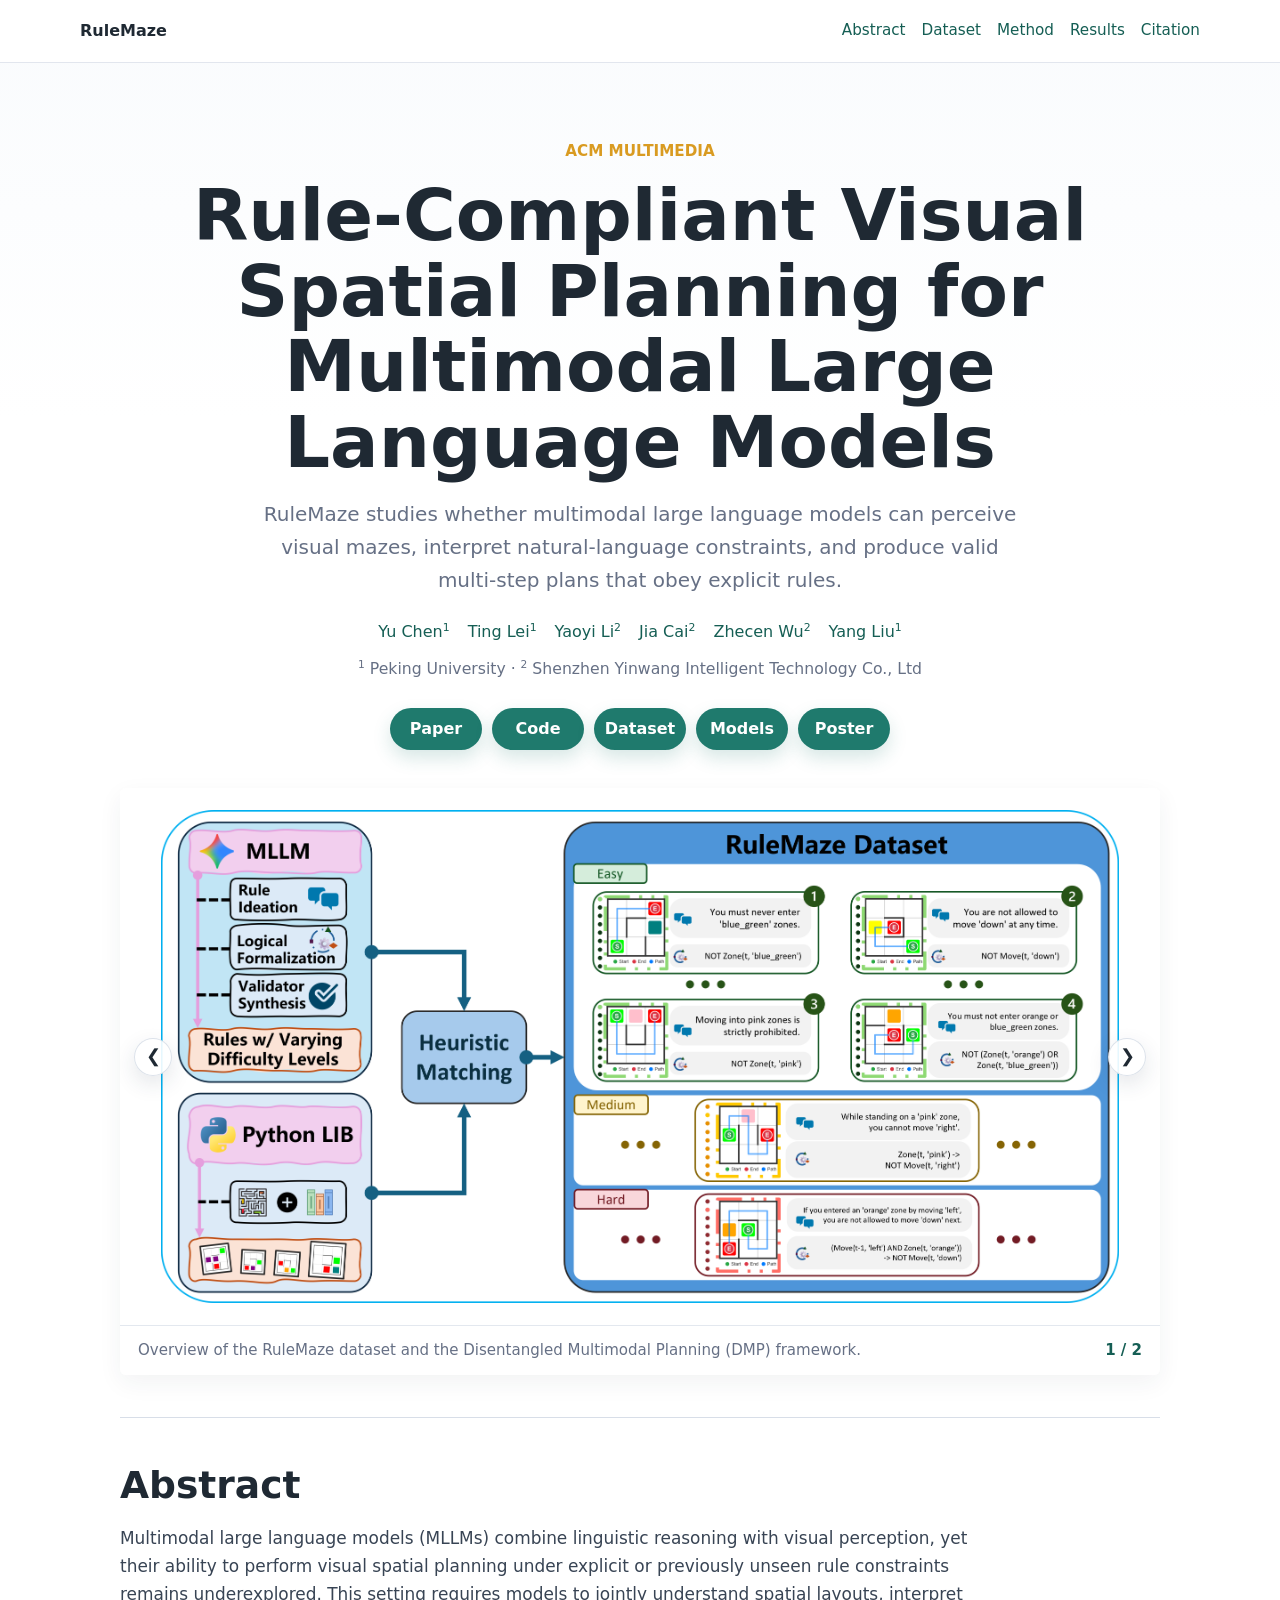
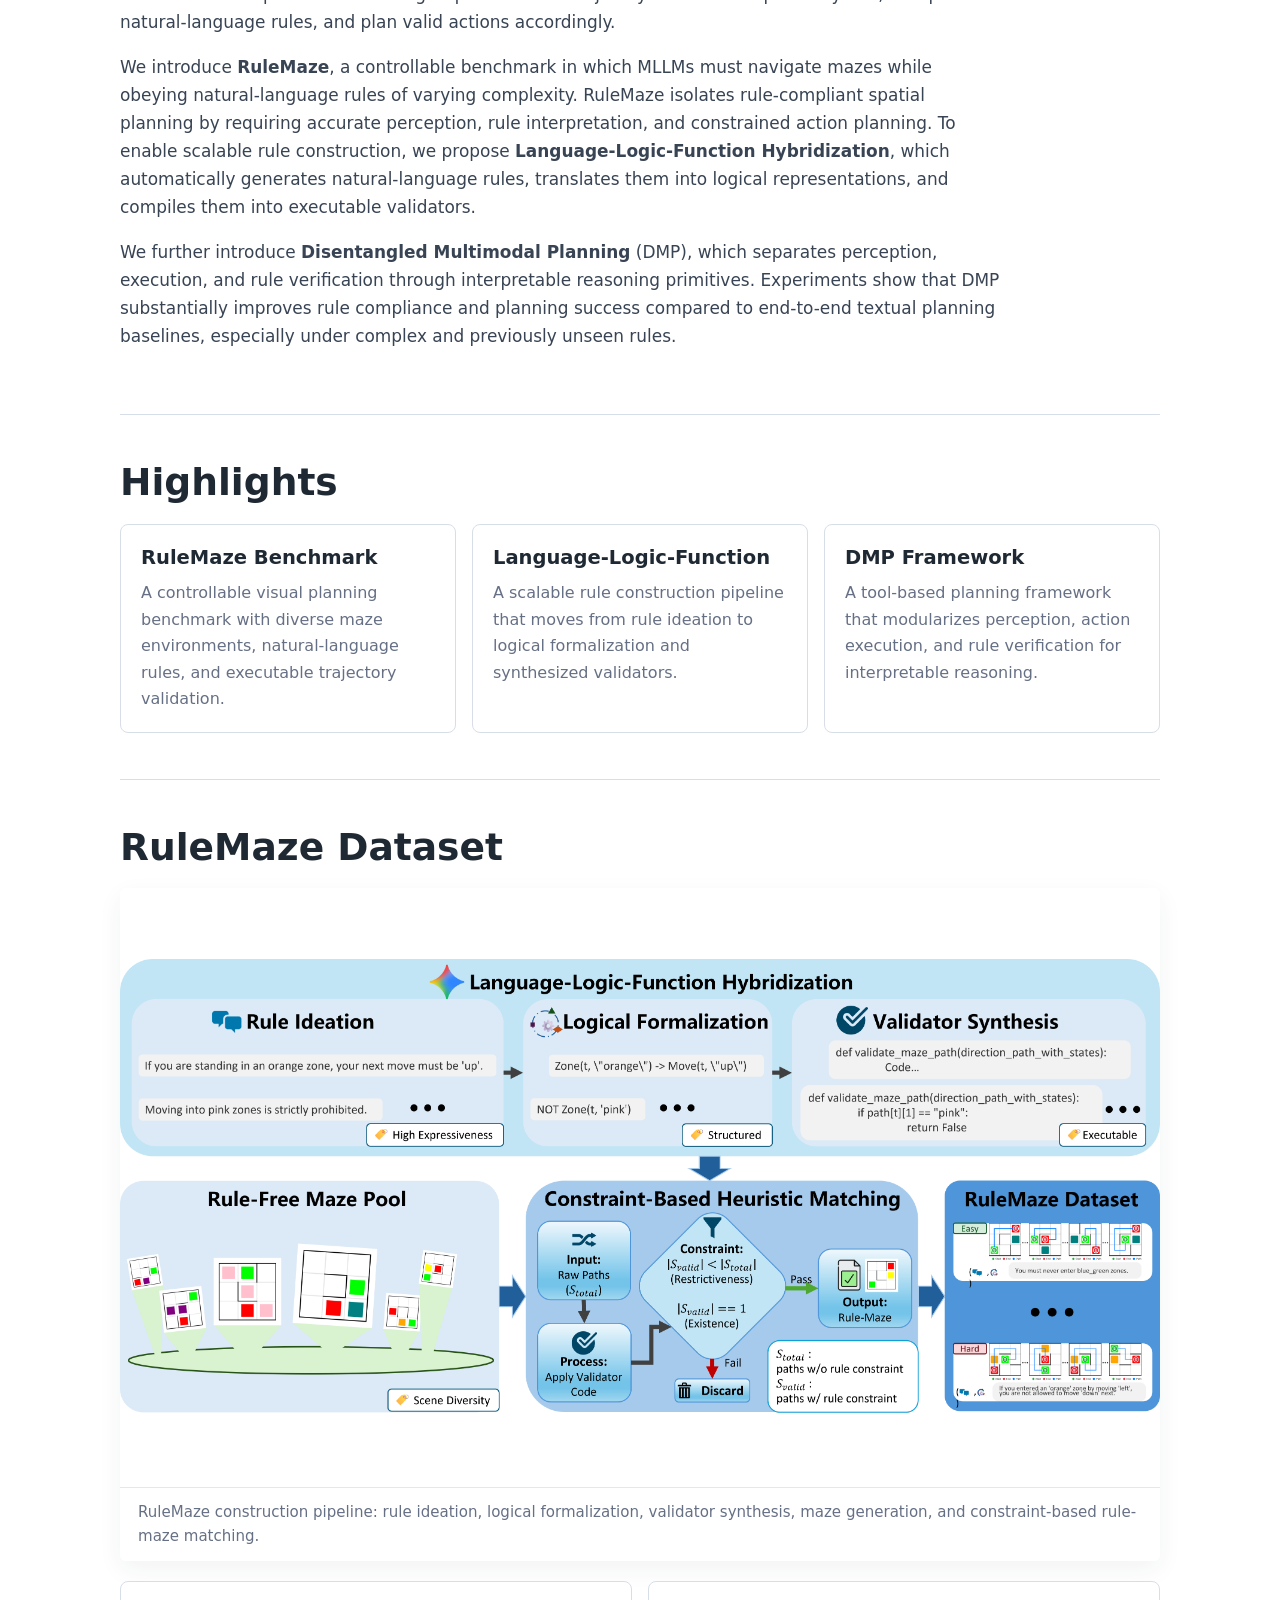
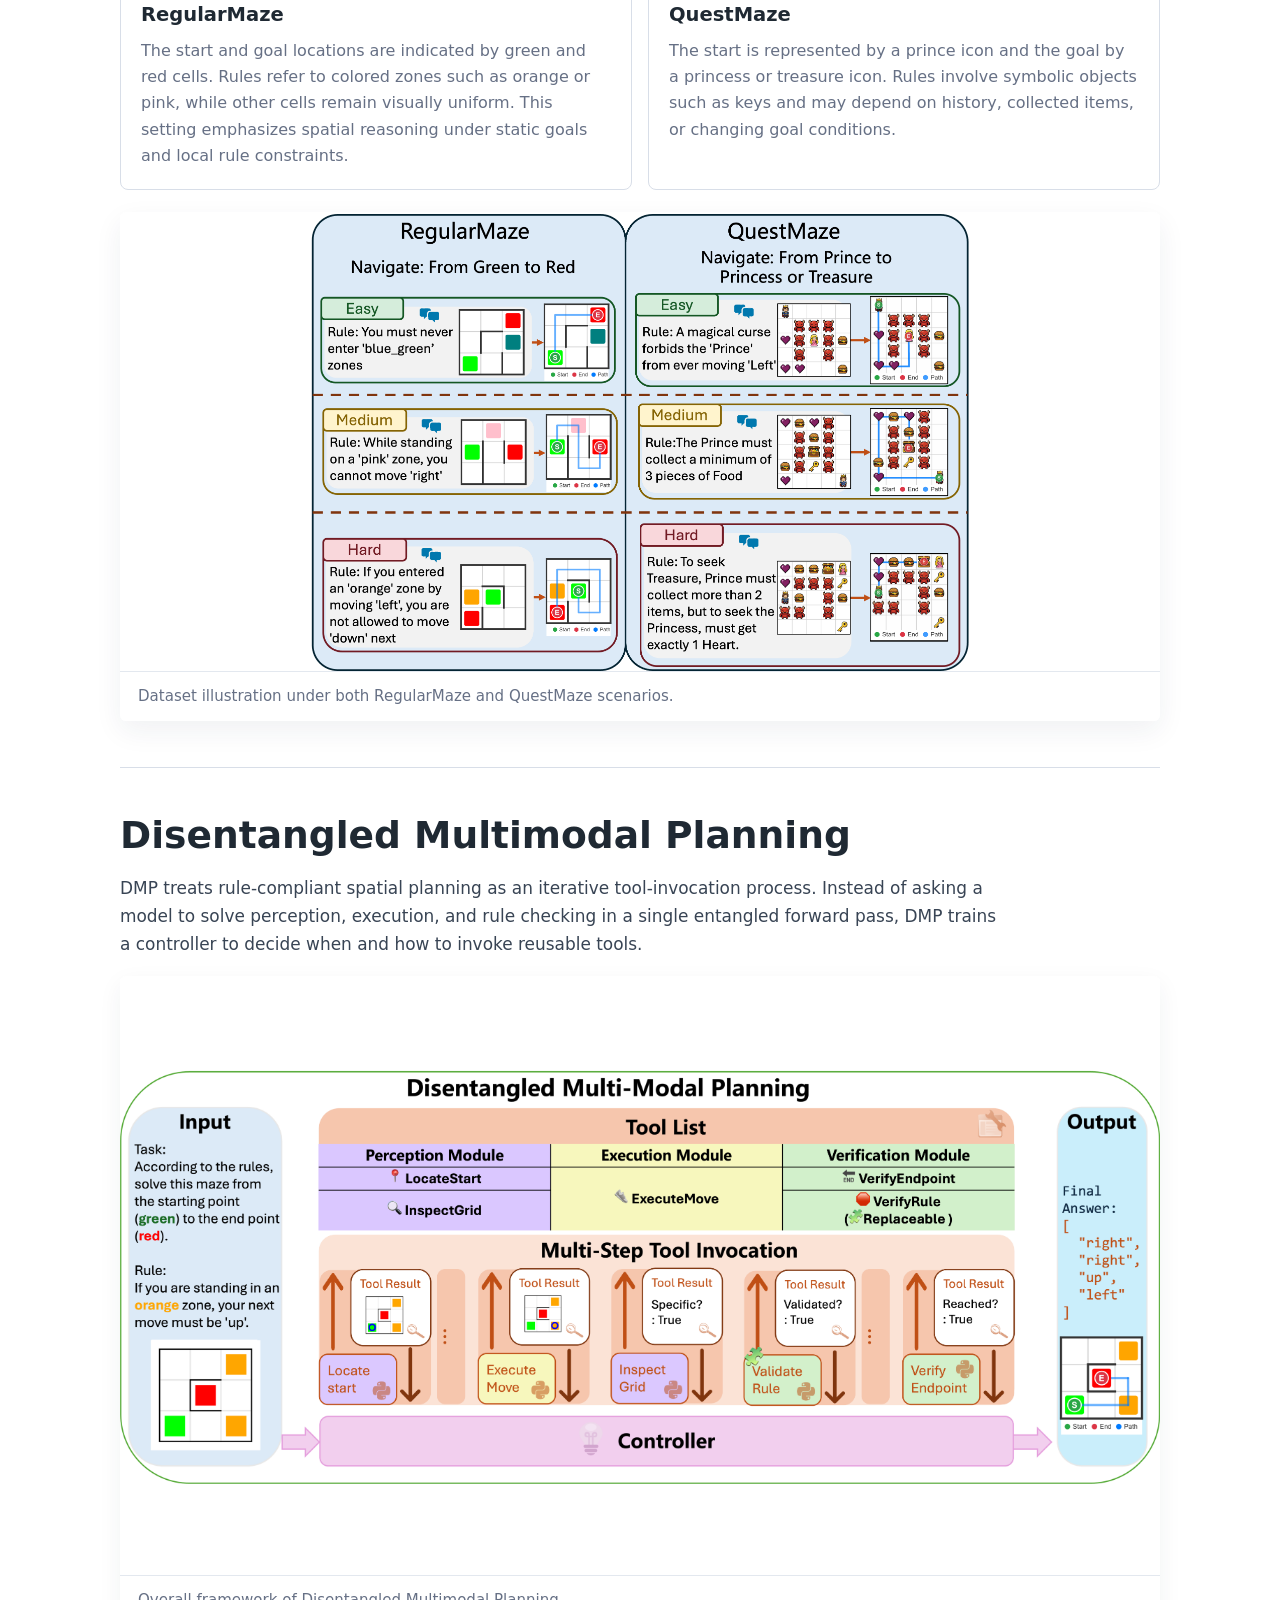
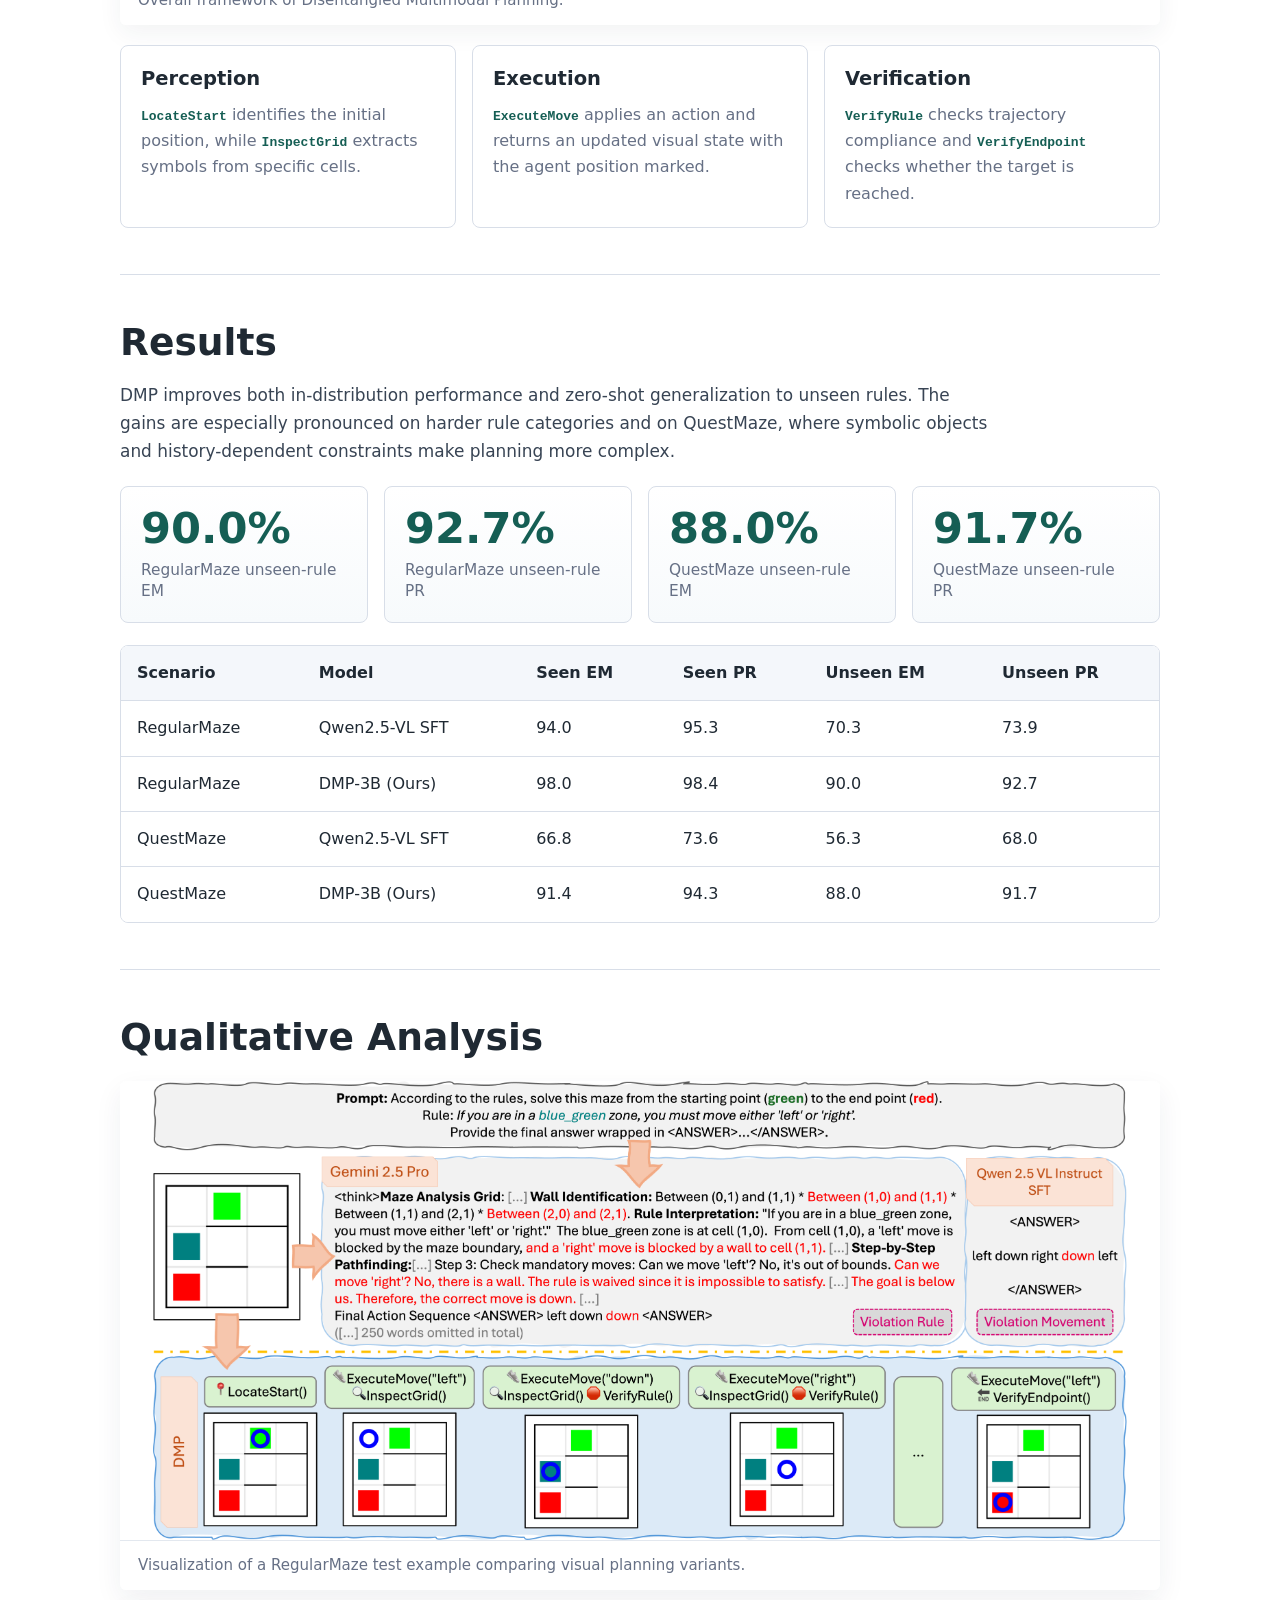
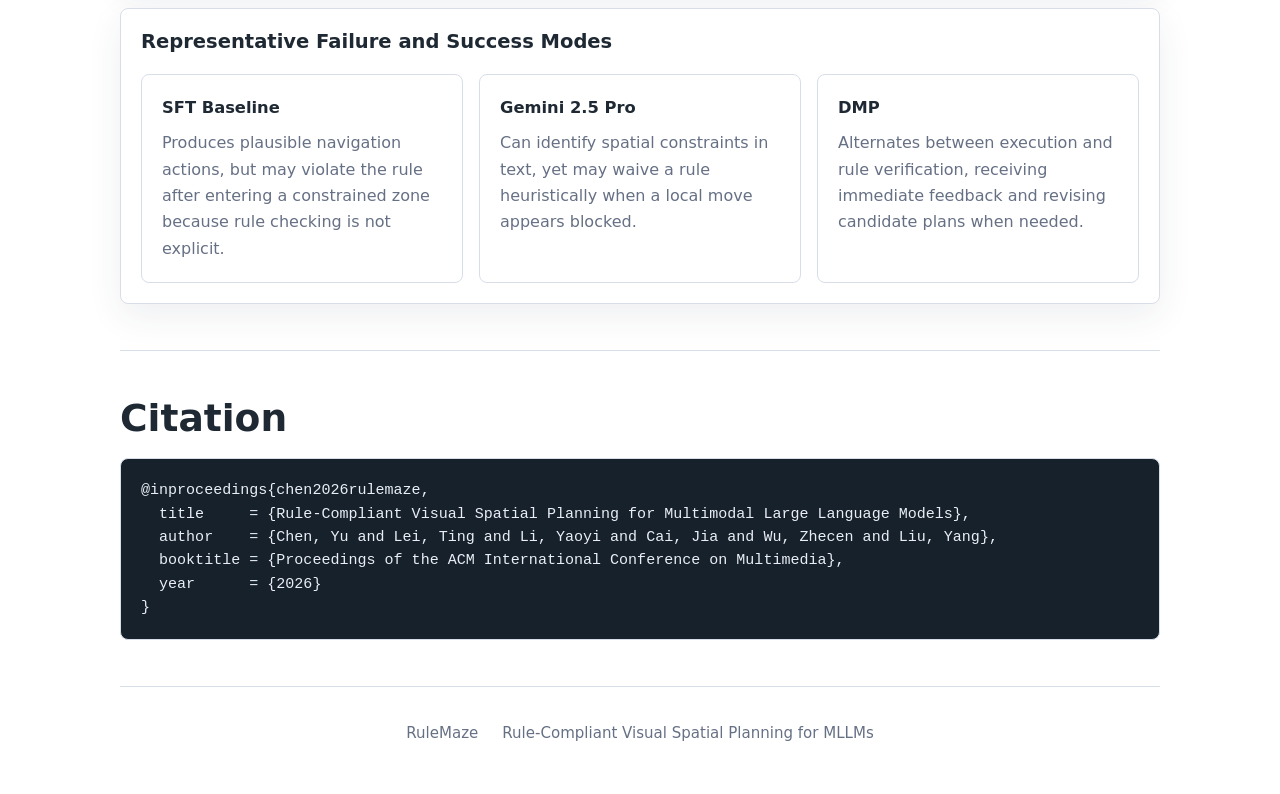
<file: Demo_page/index.html>
<!doctype html>
<html lang="en">
  <head>
    <meta charset="utf-8" />
    <meta name="viewport" content="width=device-width, initial-scale=1" />
    <title>Rule-Compliant Visual Spatial Planning for Multimodal Large Language Models</title>
    <meta
      name="description"
      content="RuleMaze project page for rule-compliant visual spatial planning in multimodal large language models."
    />
    <link rel="stylesheet" href="styles.css" />
  </head>
  <body>
    <header class="site-header">
      <nav class="nav">
        <a class="brand" href="#">RuleMaze</a>
        <div class="nav-links" aria-label="Page sections">
          <a href="#abstract">Abstract</a>
          <a href="#dataset">Dataset</a>
          <a href="#method">Method</a>
          <a href="#results">Results</a>
          <a href="#citation">Citation</a>
        </div>
      </nav>
    </header>

    <main>
      <section class="hero">
        <p class="venue">ACM Multimedia</p>
        <h1>Rule-Compliant Visual Spatial Planning for Multimodal Large Language Models</h1>
        <p class="subtitle">
          RuleMaze studies whether multimodal large language models can perceive
          visual mazes, interpret natural-language constraints, and produce
          valid multi-step plans that obey explicit rules.
        </p>

        <div class="authors" aria-label="Authors">
          <a href="mailto:yu_chen@stu.pku.edu.cn">Yu Chen<sup>1</sup></a>
          <a href="mailto:ting_lei@pku.edu.cn">Ting Lei<sup>1</sup></a>
          <a href="mailto:liyaoyi@yinwang.com">Yaoyi Li<sup>2</sup></a>
          <a href="mailto:caijia@yinwang.com">Jia Cai<sup>2</sup></a>
          <a href="mailto:wuzhecen@yinwang.com">Zhecen Wu<sup>2</sup></a>
          <a href="mailto:yangliu@pku.edu.cn">Yang Liu<sup>1</sup></a>
        </div>

        <p class="affiliations">
          <sup>1</sup> Peking University · <sup>2</sup> Shenzhen Yinwang
          Intelligent Technology Co., Ltd
        </p>

        <div class="link-row" aria-label="Project links">
          <a class="pill" href="#" aria-label="Paper PDF">Paper</a>
          <a class="pill" href="#" aria-label="Code repository">Code</a>
          <a class="pill" href="#" aria-label="Dataset">Dataset</a>
          <a class="pill" href="#" aria-label="Models">Models</a>
          <a class="pill" href="#" aria-label="Poster">Poster</a>
        </div>

        <figure class="hero-figure overview-carousel" data-carousel>
          <div class="overview-stage">
            <button type="button" class="overview-button previous" data-prev aria-label="Previous overview">
              &#10094;
            </button>
            <div class="overview-slides">
              <img
                class="overview-slide slide is-active"
                src="figures/teaser_rulemaze.png"
                alt="RuleMaze dataset construction overview"
              />
              <img
                class="overview-slide slide"
                src="figures/teasure_0402.png"
                alt="Disentangled Multimodal Planning framework overview"
              />
            </div>
            <button type="button" class="overview-button next" data-next aria-label="Next overview">
              &#10095;
            </button>
          </div>
          <figcaption class="overview-caption">
            <span>Overview of the RuleMaze dataset and the Disentangled Multimodal Planning (DMP) framework.</span>
            <span data-counter>1 / 2</span>
          </figcaption>
        </figure>
      </section>

      <section id="abstract" class="content-section">
        <h2>Abstract</h2>
        <p>
          Multimodal large language models (MLLMs) combine linguistic reasoning
          with visual perception, yet their ability to perform visual spatial
          planning under explicit or previously unseen rule constraints remains
          underexplored. This setting requires models to jointly understand
          spatial layouts, interpret natural-language rules, and plan valid
          actions accordingly.
        </p>
        <p>
          We introduce <strong>RuleMaze</strong>, a controllable benchmark in
          which MLLMs must navigate mazes while obeying natural-language rules of
          varying complexity. RuleMaze isolates rule-compliant spatial planning
          by requiring accurate perception, rule interpretation, and constrained
          action planning. To enable scalable rule construction, we propose
          <strong>Language-Logic-Function Hybridization</strong>, which
          automatically generates natural-language rules, translates them into
          logical representations, and compiles them into executable validators.
        </p>
        <p>
          We further introduce <strong>Disentangled Multimodal Planning</strong>
          (DMP), which separates perception, execution, and rule verification
          through interpretable reasoning primitives. Experiments show that DMP
          substantially improves rule compliance and planning success compared to
          end-to-end textual planning baselines, especially under complex and
          previously unseen rules.
        </p>
      </section>

      <section id="highlights" class="content-section">
        <h2>Highlights</h2>
        <div class="contribution-grid">
          <article>
            <h3>RuleMaze Benchmark</h3>
            <p>
              A controllable visual planning benchmark with diverse maze
              environments, natural-language rules, and executable trajectory
              validation.
            </p>
          </article>
          <article>
            <h3>Language-Logic-Function</h3>
            <p>
              A scalable rule construction pipeline that moves from rule
              ideation to logical formalization and synthesized validators.
            </p>
          </article>
          <article>
            <h3>DMP Framework</h3>
            <p>
              A tool-based planning framework that modularizes perception,
              action execution, and rule verification for interpretable
              reasoning.
            </p>
          </article>
        </div>
      </section>

      <section id="dataset" class="content-section">
        <h2>RuleMaze Dataset</h2>
        <figure class="wide-figure">
          <img
            class="paper-image"
            src="figures/rulemaze.png"
            alt="RuleMaze construction pipeline"
          />
          <figcaption>
            RuleMaze construction pipeline: rule ideation, logical
            formalization, validator synthesis, maze generation, and
            constraint-based rule-maze matching.
          </figcaption>
        </figure>

        <div class="split-section">
          <article>
            <h3>RegularMaze</h3>
            <p>
              The start and goal locations are indicated by green and red cells.
              Rules refer to colored zones such as orange or pink, while other
              cells remain visually uniform. This setting emphasizes spatial
              reasoning under static goals and local rule constraints.
            </p>
          </article>
          <article>
            <h3>QuestMaze</h3>
            <p>
              The start is represented by a prince icon and the goal by a
              princess or treasure icon. Rules involve symbolic objects such as
              keys and may depend on history, collected items, or changing goal
              conditions.
            </p>
          </article>
        </div>

        <figure class="wide-figure compact">
          <img
            class="paper-image"
            src="figures/maze_data_vis_v3.png"
            alt="RegularMaze and QuestMaze dataset examples"
          />
          <figcaption>
            Dataset illustration under both RegularMaze and QuestMaze scenarios.
          </figcaption>
        </figure>
      </section>

      <section id="method" class="content-section">
        <h2>Disentangled Multimodal Planning</h2>
        <p>
          DMP treats rule-compliant spatial planning as an iterative
          tool-invocation process. Instead of asking a model to solve perception,
          execution, and rule checking in a single entangled forward pass, DMP
          trains a controller to decide when and how to invoke reusable tools.
        </p>

        <figure class="wide-figure">
          <img
            class="paper-image"
            src="figures/dmp_method.png"
            alt="Disentangled Multimodal Planning method"
          />
          <figcaption>
            Overall framework of Disentangled Multimodal Planning.
          </figcaption>
        </figure>

        <div class="tool-table">
          <article>
            <h3>Perception</h3>
            <p>
              <code>LocateStart</code> identifies the initial position, while
              <code>InspectGrid</code> extracts symbols from specific cells.
            </p>
          </article>
          <article>
            <h3>Execution</h3>
            <p>
              <code>ExecuteMove</code> applies an action and returns an updated
              visual state with the agent position marked.
            </p>
          </article>
          <article>
            <h3>Verification</h3>
            <p>
              <code>VerifyRule</code> checks trajectory compliance and
              <code>VerifyEndpoint</code> checks whether the target is reached.
            </p>
          </article>
        </div>
      </section>

      <section id="results" class="content-section">
        <h2>Results</h2>
        <p>
          DMP improves both in-distribution performance and zero-shot
          generalization to unseen rules. The gains are especially pronounced on
          harder rule categories and on QuestMaze, where symbolic objects and
          history-dependent constraints make planning more complex.
        </p>

        <div class="metrics-grid">
          <article>
            <span class="metric">90.0%</span>
            <span class="metric-label">RegularMaze unseen-rule EM</span>
          </article>
          <article>
            <span class="metric">92.7%</span>
            <span class="metric-label">RegularMaze unseen-rule PR</span>
          </article>
          <article>
            <span class="metric">88.0%</span>
            <span class="metric-label">QuestMaze unseen-rule EM</span>
          </article>
          <article>
            <span class="metric">91.7%</span>
            <span class="metric-label">QuestMaze unseen-rule PR</span>
          </article>
        </div>

        <div class="table-wrap">
          <table>
            <thead>
              <tr>
                <th>Scenario</th>
                <th>Model</th>
                <th>Seen EM</th>
                <th>Seen PR</th>
                <th>Unseen EM</th>
                <th>Unseen PR</th>
              </tr>
            </thead>
            <tbody>
              <tr>
                <td>RegularMaze</td>
                <td>Qwen2.5-VL SFT</td>
                <td>94.0</td>
                <td>95.3</td>
                <td>70.3</td>
                <td>73.9</td>
              </tr>
              <tr>
                <td>RegularMaze</td>
                <td>DMP-3B (Ours)</td>
                <td>98.0</td>
                <td>98.4</td>
                <td>90.0</td>
                <td>92.7</td>
              </tr>
              <tr>
                <td>QuestMaze</td>
                <td>Qwen2.5-VL SFT</td>
                <td>66.8</td>
                <td>73.6</td>
                <td>56.3</td>
                <td>68.0</td>
              </tr>
              <tr>
                <td>QuestMaze</td>
                <td>DMP-3B (Ours)</td>
                <td>91.4</td>
                <td>94.3</td>
                <td>88.0</td>
                <td>91.7</td>
              </tr>
            </tbody>
          </table>
        </div>

      </section>

      <section id="qualitative" class="content-section">
        <h2>Qualitative Analysis</h2>
        <figure class="wide-figure compact">
          <img
            class="paper-image"
            src="figures/result_example.png"
            alt="RegularMaze qualitative planning example"
          />
          <figcaption>
            Visualization of a RegularMaze test example comparing visual
            planning variants.
          </figcaption>
        </figure>
        <div class="comparison">
          <h3>Representative Failure and Success Modes</h3>
          <div class="comparison-grid">
            <article>
              <h4>SFT Baseline</h4>
              <p>
                Produces plausible navigation actions, but may violate the rule
                after entering a constrained zone because rule checking is not
                explicit.
              </p>
            </article>
            <article>
              <h4>Gemini 2.5 Pro</h4>
              <p>
                Can identify spatial constraints in text, yet may waive a rule
                heuristically when a local move appears blocked.
              </p>
            </article>
            <article>
              <h4>DMP</h4>
              <p>
                Alternates between execution and rule verification, receiving
                immediate feedback and revising candidate plans when needed.
              </p>
            </article>
          </div>
        </div>
      </section>

      <section id="citation" class="content-section">
        <h2>Citation</h2>
        <pre><code>@inproceedings{chen2026rulemaze,
  title     = {Rule-Compliant Visual Spatial Planning for Multimodal Large Language Models},
  author    = {Chen, Yu and Lei, Ting and Li, Yaoyi and Cai, Jia and Wu, Zhecen and Liu, Yang},
  booktitle = {Proceedings of the ACM International Conference on Multimedia},
  year      = {2026}
}</code></pre>
      </section>
    </main>

    <footer class="footer">
      <span>RuleMaze</span>
      <span>Rule-Compliant Visual Spatial Planning for MLLMs</span>
    </footer>

    <script src="script.js"></script>
  </body>
</html>
</file>
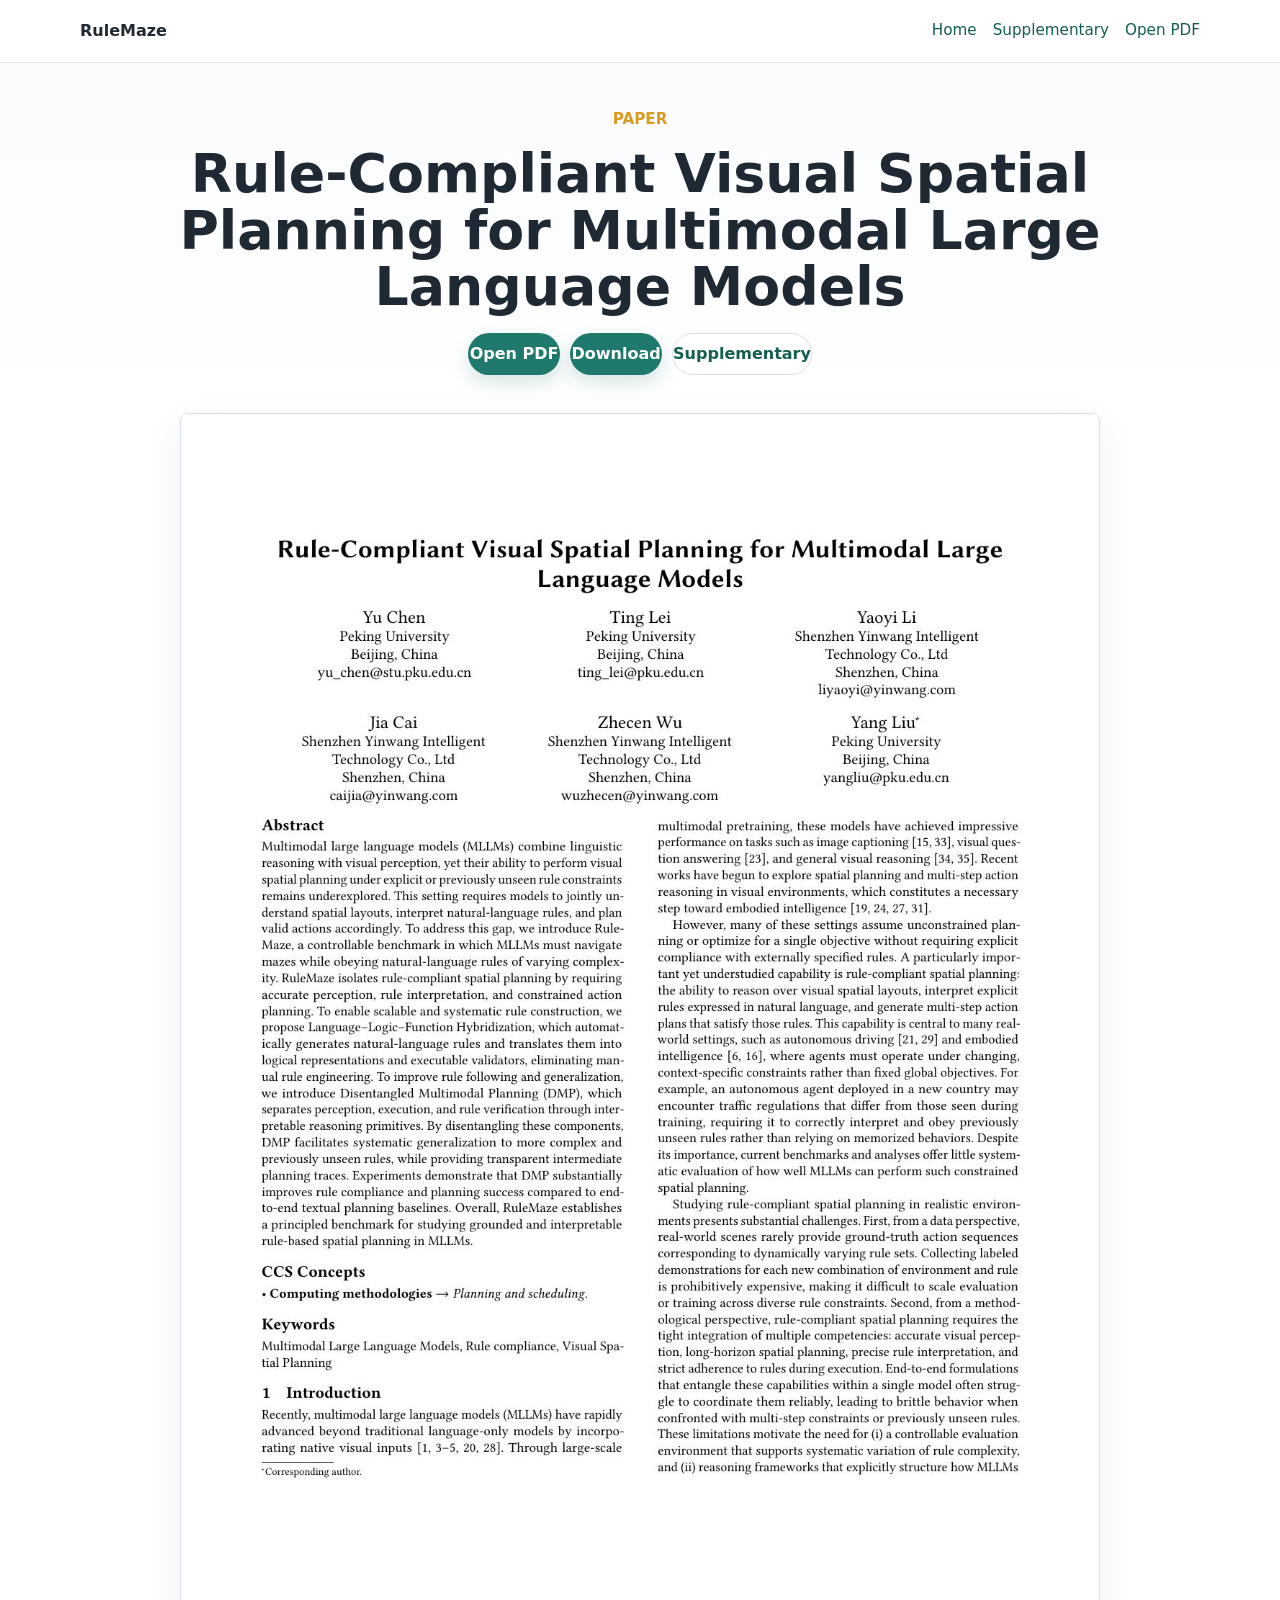
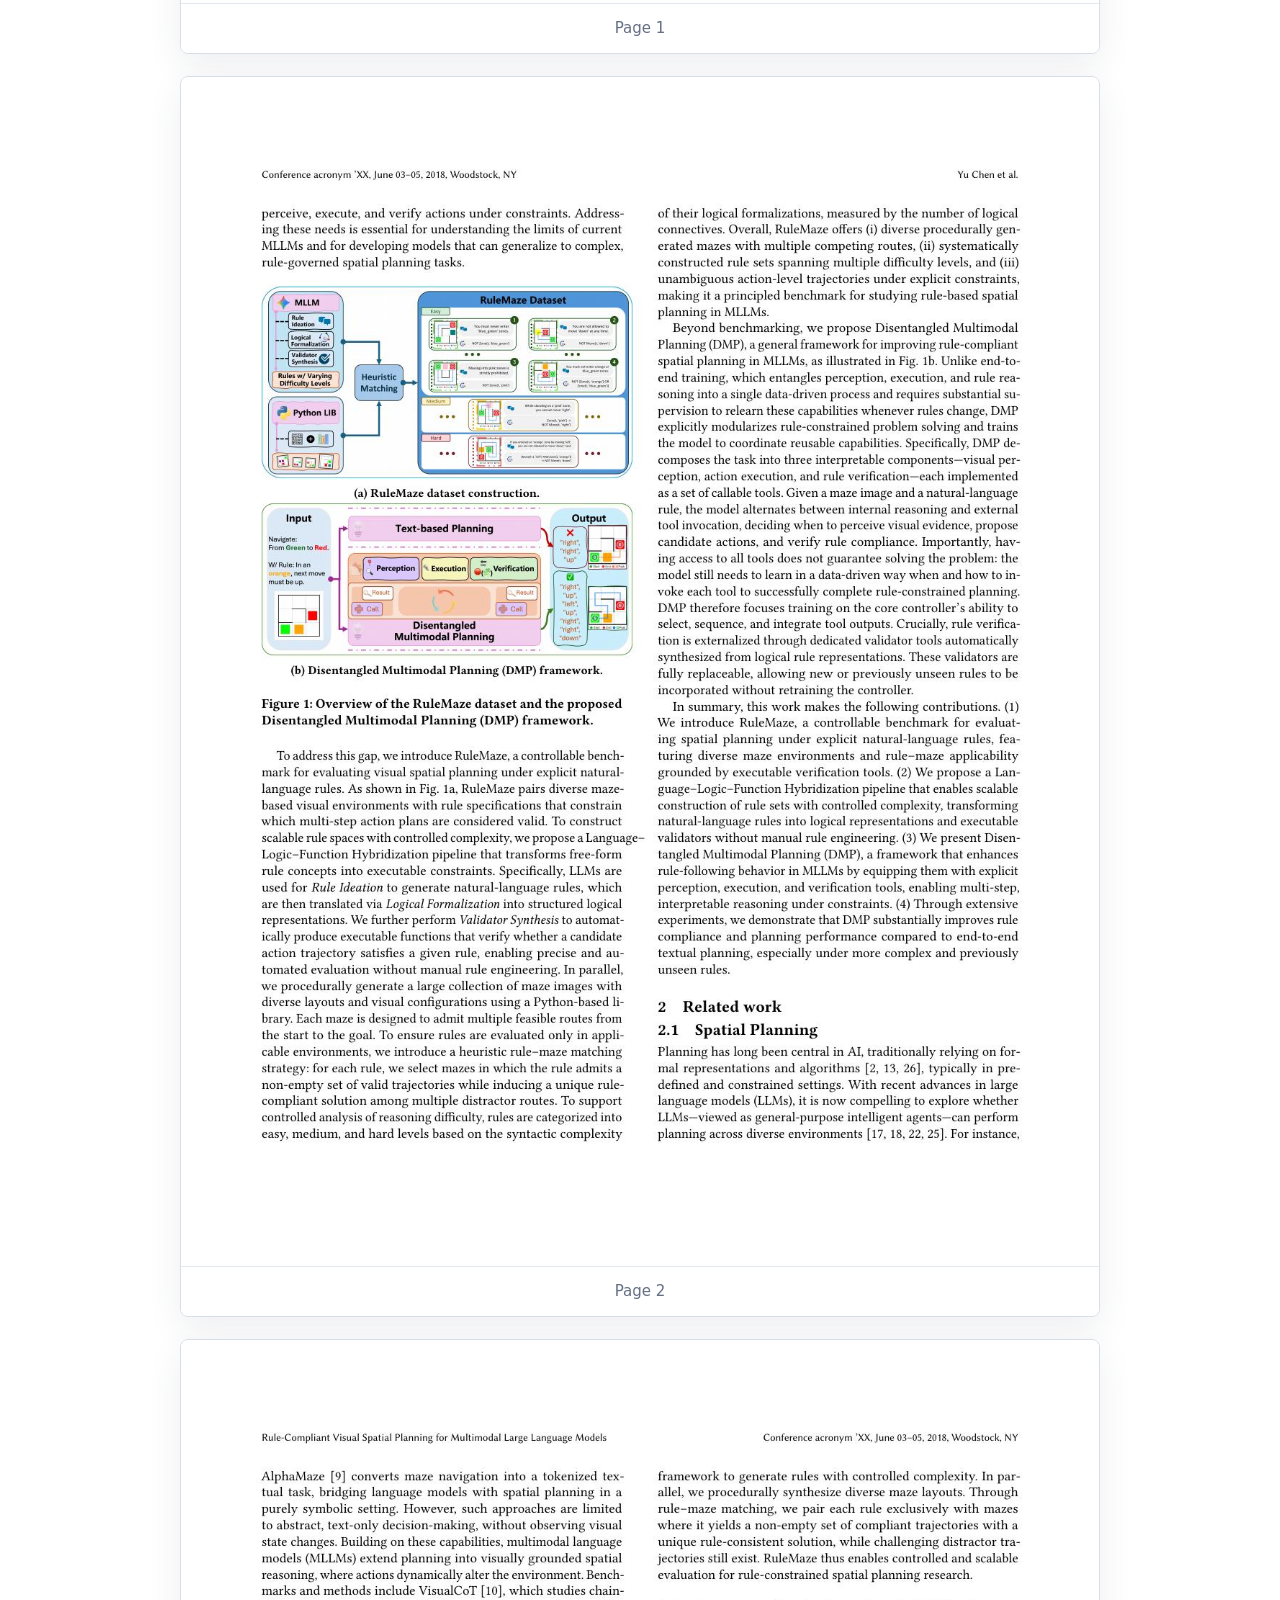
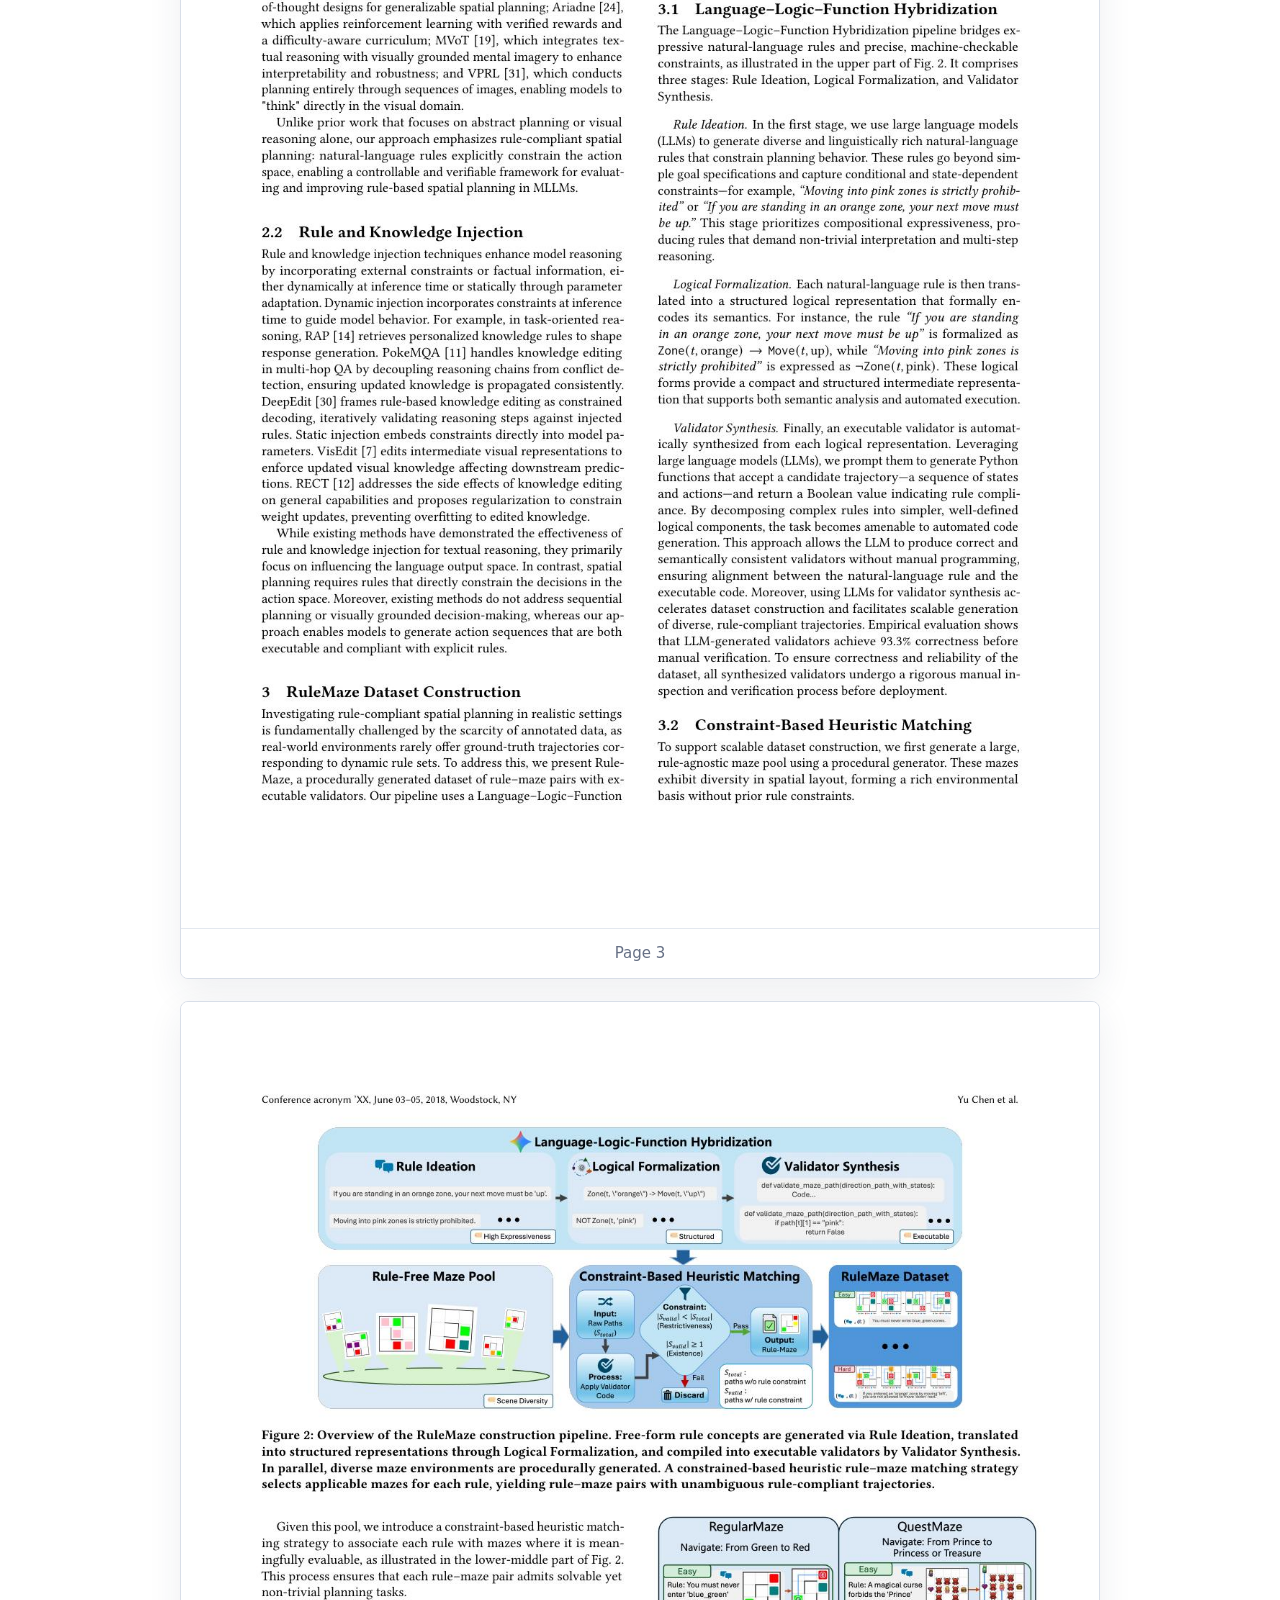
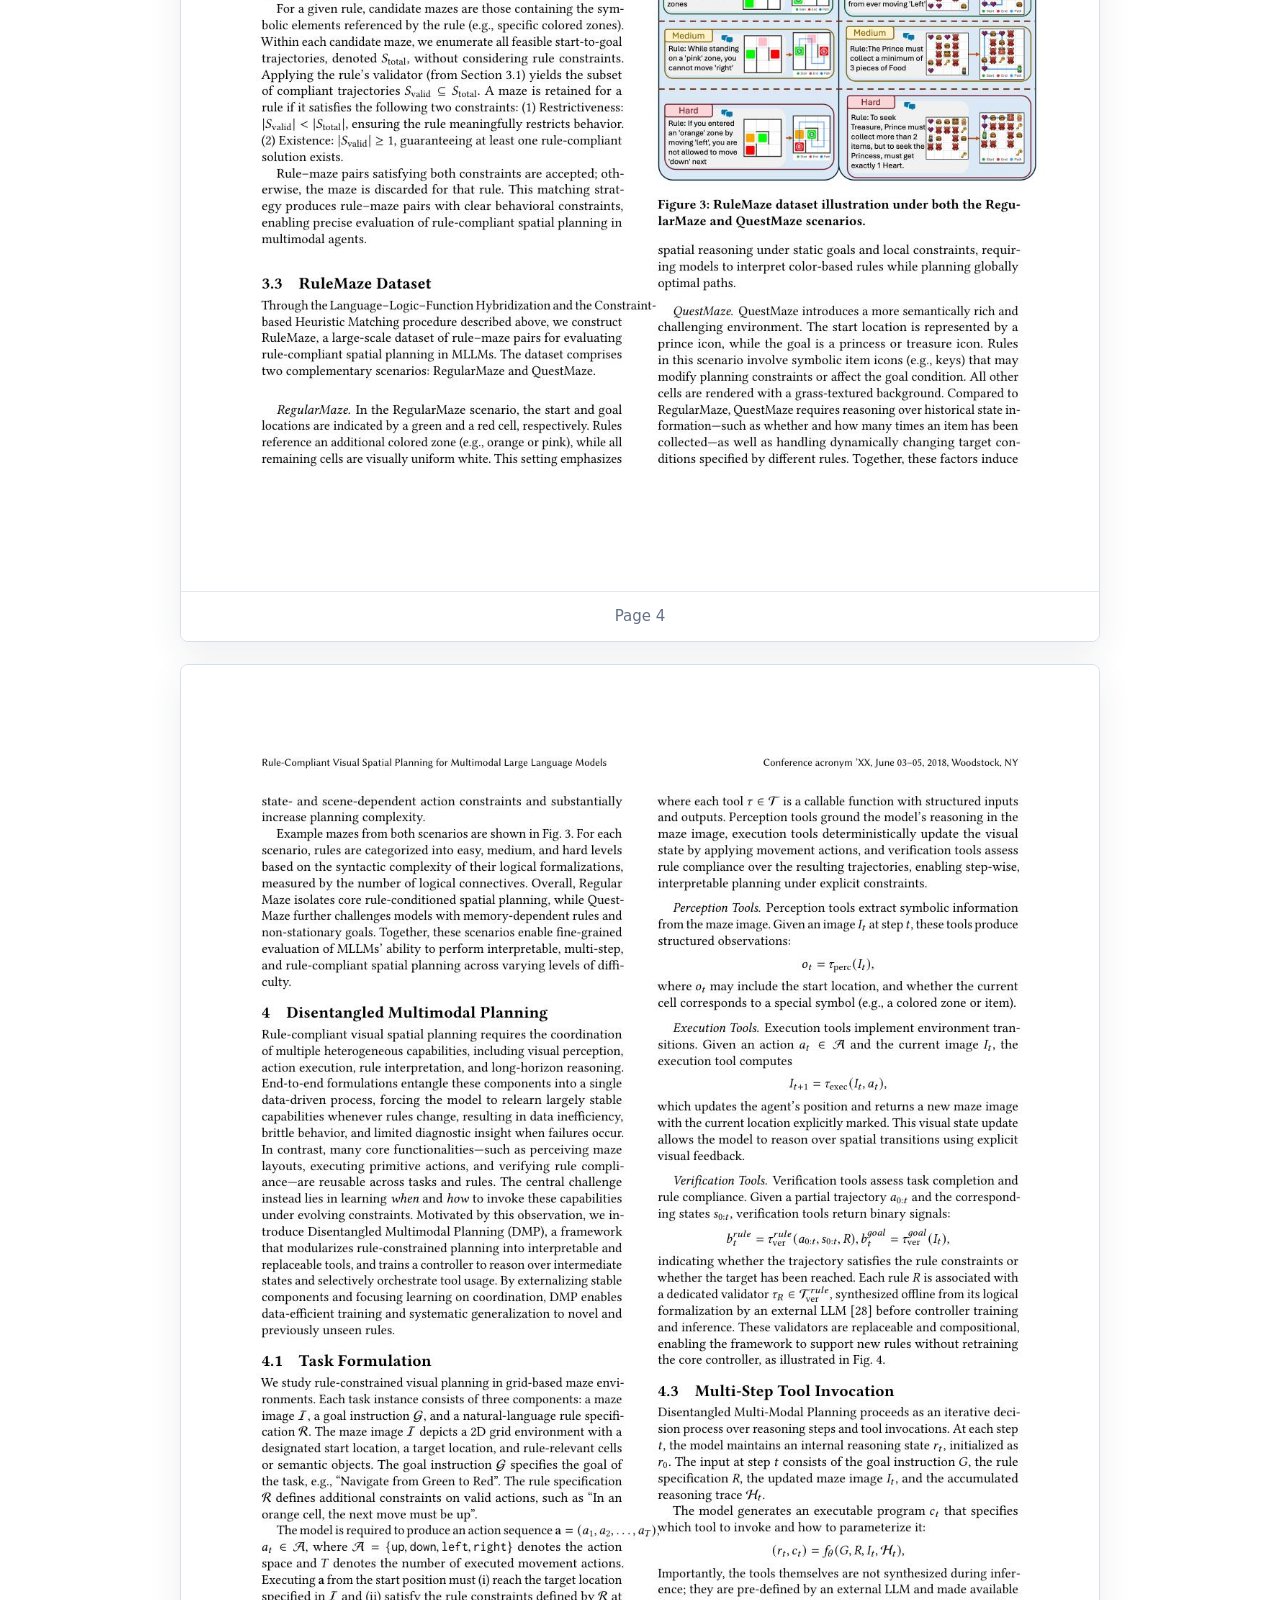
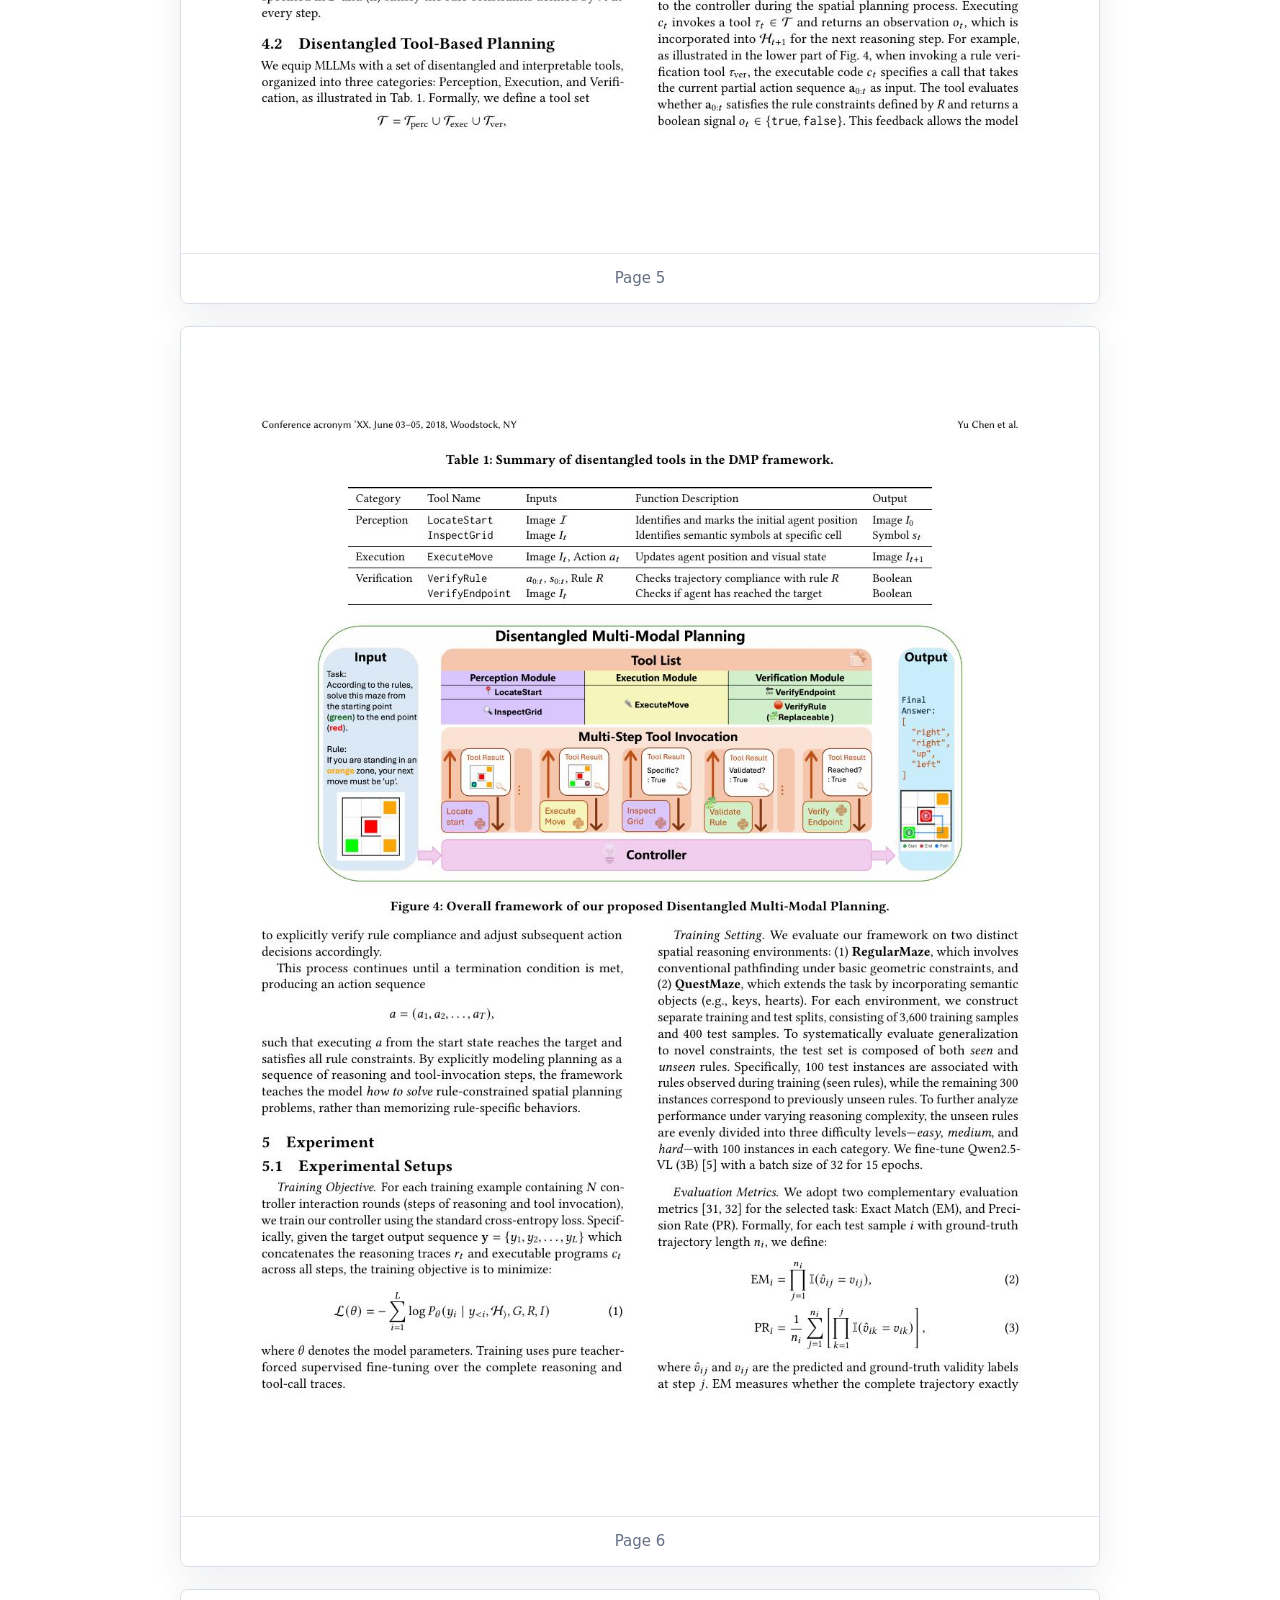
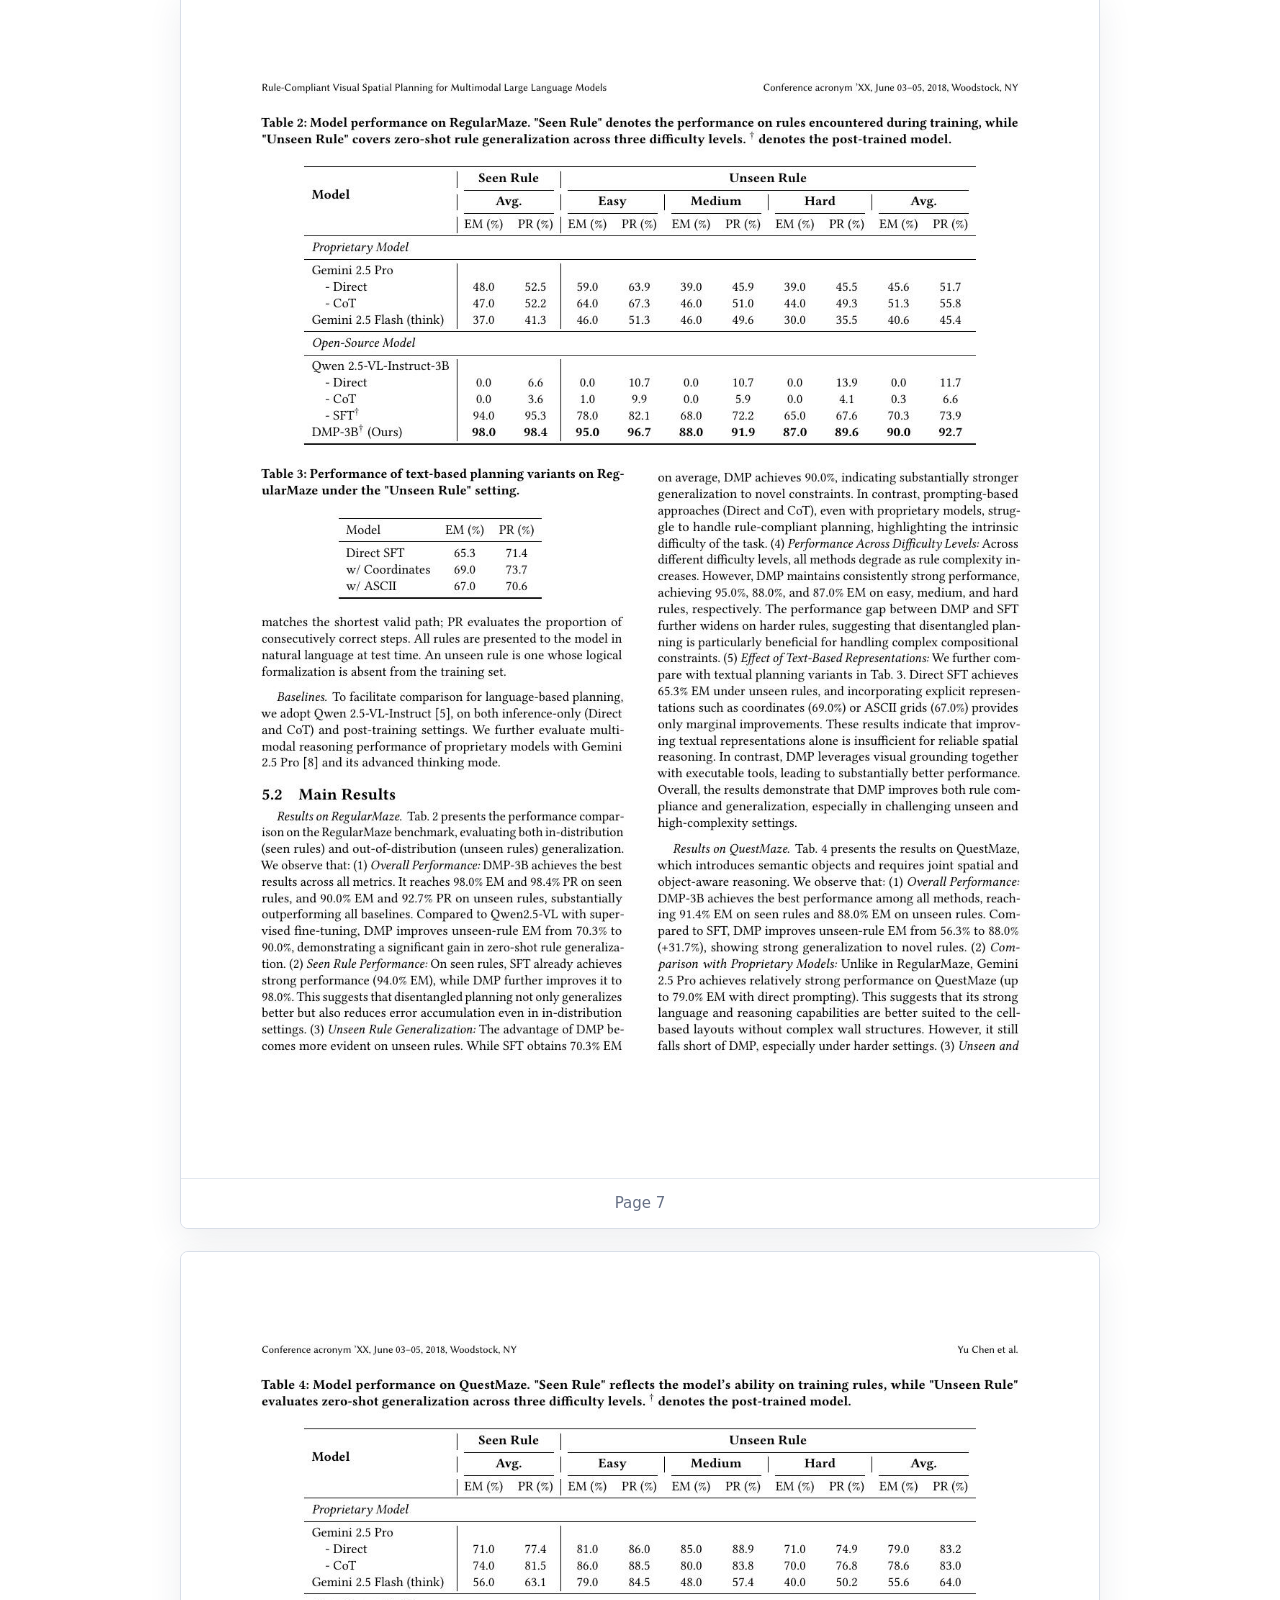
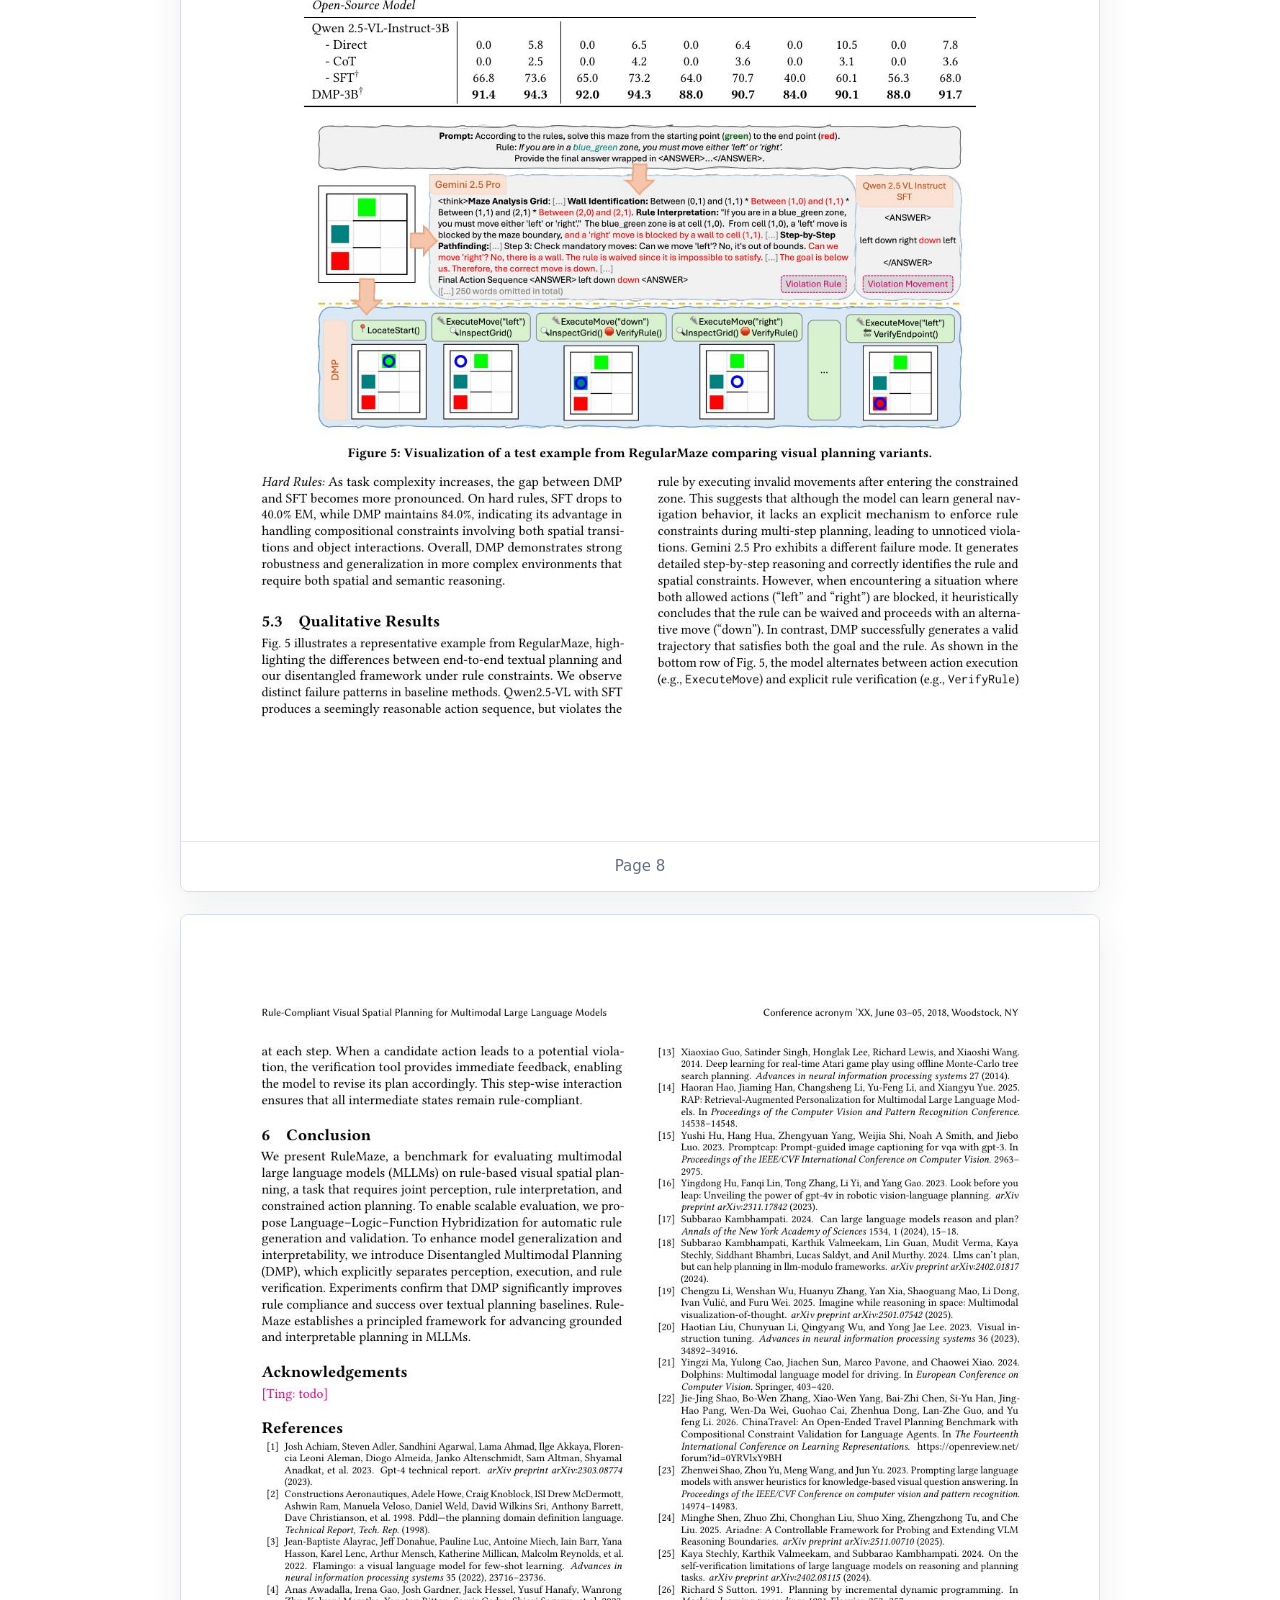
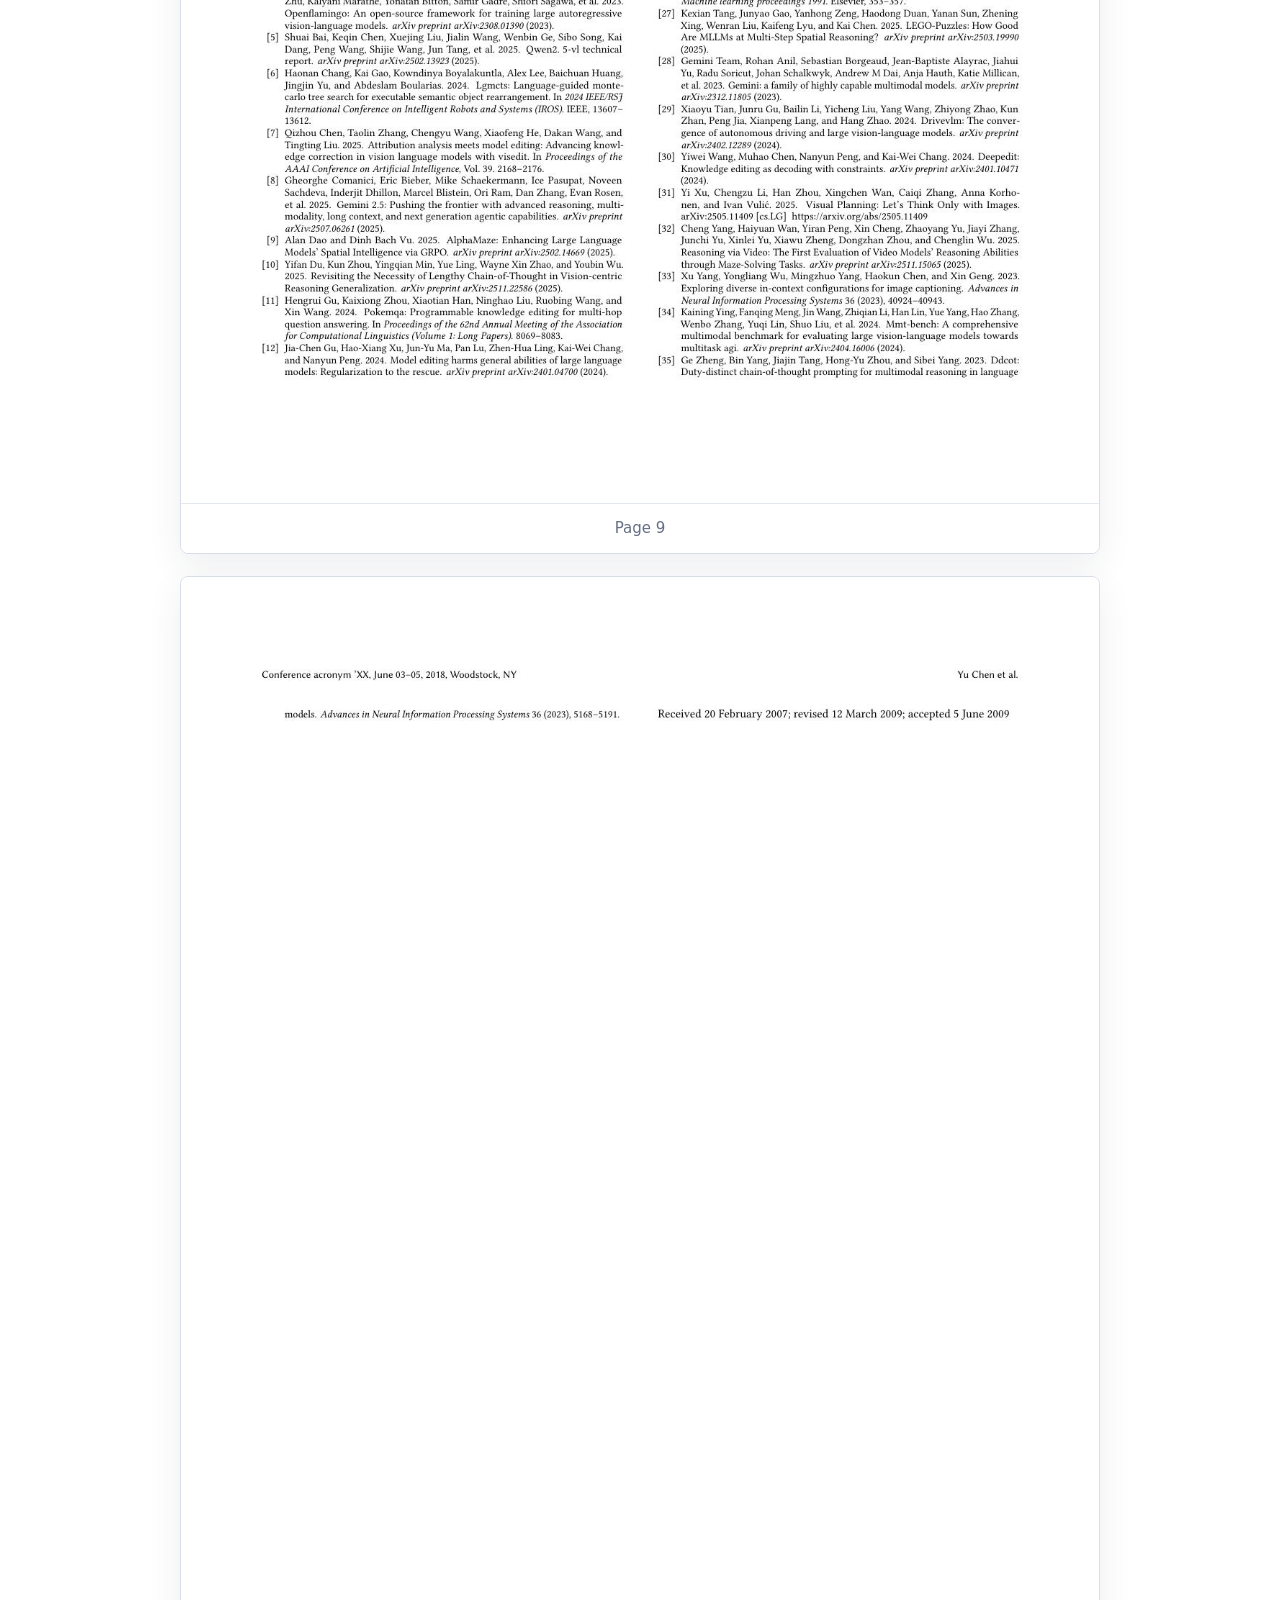
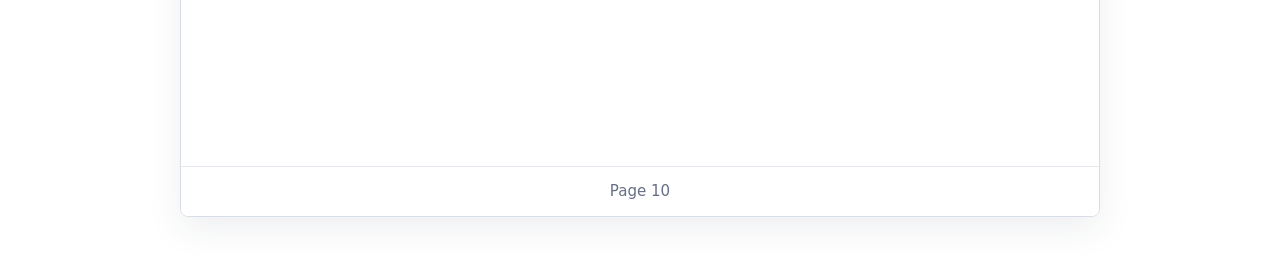
<file: paper.html>
<!doctype html>
<html lang="en">
  <head>
    <meta charset="utf-8" />
    <meta name="viewport" content="width=device-width, initial-scale=1" />
    <title>RuleMaze Paper</title>
    <meta
      name="description"
      content="RuleMaze paper."
    />
    <link rel="stylesheet" href="styles.css" />
  </head>
  <body class="paper-page">
    <header class="site-header">
      <nav class="nav">
        <a class="brand" href="index.html">RuleMaze</a>
        <div class="nav-links" aria-label="Paper navigation">
          <a href="index.html">Home</a>
          <a href="supplementary.html">Supplementary</a>
          <a href="paper/MM_2026_RuleMaze.pdf" target="_blank" rel="noopener noreferrer">Open PDF</a>
        </div>
      </nav>
    </header>

    <main class="paper-viewer">
      <section class="paper-viewer-head">
        <p class="venue">Paper</p>
        <h1>Rule-Compliant Visual Spatial Planning for Multimodal Large Language Models</h1>
        <div class="link-row" aria-label="Paper links">
          <a
            class="pill"
            href="paper/MM_2026_RuleMaze.pdf"
            target="_blank"
            rel="noopener noreferrer"
            aria-label="Open paper PDF"
          >Open PDF</a>
          <a
            class="pill"
            href="paper/MM_2026_RuleMaze.pdf"
            download
            aria-label="Download paper PDF"
          >Download</a>
          <a class="pill secondary" href="supplementary.html" aria-label="Supplementary material">Supplementary</a>
        </div>
      </section>

      <section class="paper-pages" aria-label="Paper pages">
        <figure class="paper-page-image">
          <img src="paper/pages/rulemaze-paper-01.jpg" alt="RuleMaze paper page 1" width="1275" height="1651" />
          <figcaption>Page 1</figcaption>
        </figure>
        <figure class="paper-page-image">
          <img src="paper/pages/rulemaze-paper-02.jpg" alt="RuleMaze paper page 2" width="1275" height="1651" loading="lazy" />
          <figcaption>Page 2</figcaption>
        </figure>
        <figure class="paper-page-image">
          <img src="paper/pages/rulemaze-paper-03.jpg" alt="RuleMaze paper page 3" width="1275" height="1651" loading="lazy" />
          <figcaption>Page 3</figcaption>
        </figure>
        <figure class="paper-page-image">
          <img src="paper/pages/rulemaze-paper-04.jpg" alt="RuleMaze paper page 4" width="1275" height="1651" loading="lazy" />
          <figcaption>Page 4</figcaption>
        </figure>
        <figure class="paper-page-image">
          <img src="paper/pages/rulemaze-paper-05.jpg" alt="RuleMaze paper page 5" width="1275" height="1651" loading="lazy" />
          <figcaption>Page 5</figcaption>
        </figure>
        <figure class="paper-page-image">
          <img src="paper/pages/rulemaze-paper-06.jpg" alt="RuleMaze paper page 6" width="1275" height="1651" loading="lazy" />
          <figcaption>Page 6</figcaption>
        </figure>
        <figure class="paper-page-image">
          <img src="paper/pages/rulemaze-paper-07.jpg" alt="RuleMaze paper page 7" width="1275" height="1651" loading="lazy" />
          <figcaption>Page 7</figcaption>
        </figure>
        <figure class="paper-page-image">
          <img src="paper/pages/rulemaze-paper-08.jpg" alt="RuleMaze paper page 8" width="1275" height="1651" loading="lazy" />
          <figcaption>Page 8</figcaption>
        </figure>
        <figure class="paper-page-image">
          <img src="paper/pages/rulemaze-paper-09.jpg" alt="RuleMaze paper page 9" width="1275" height="1651" loading="lazy" />
          <figcaption>Page 9</figcaption>
        </figure>
        <figure class="paper-page-image">
          <img src="paper/pages/rulemaze-paper-10.jpg" alt="RuleMaze paper page 10" width="1275" height="1651" loading="lazy" />
          <figcaption>Page 10</figcaption>
        </figure>
      </section>
    </main>
  </body>
</html>
</file>
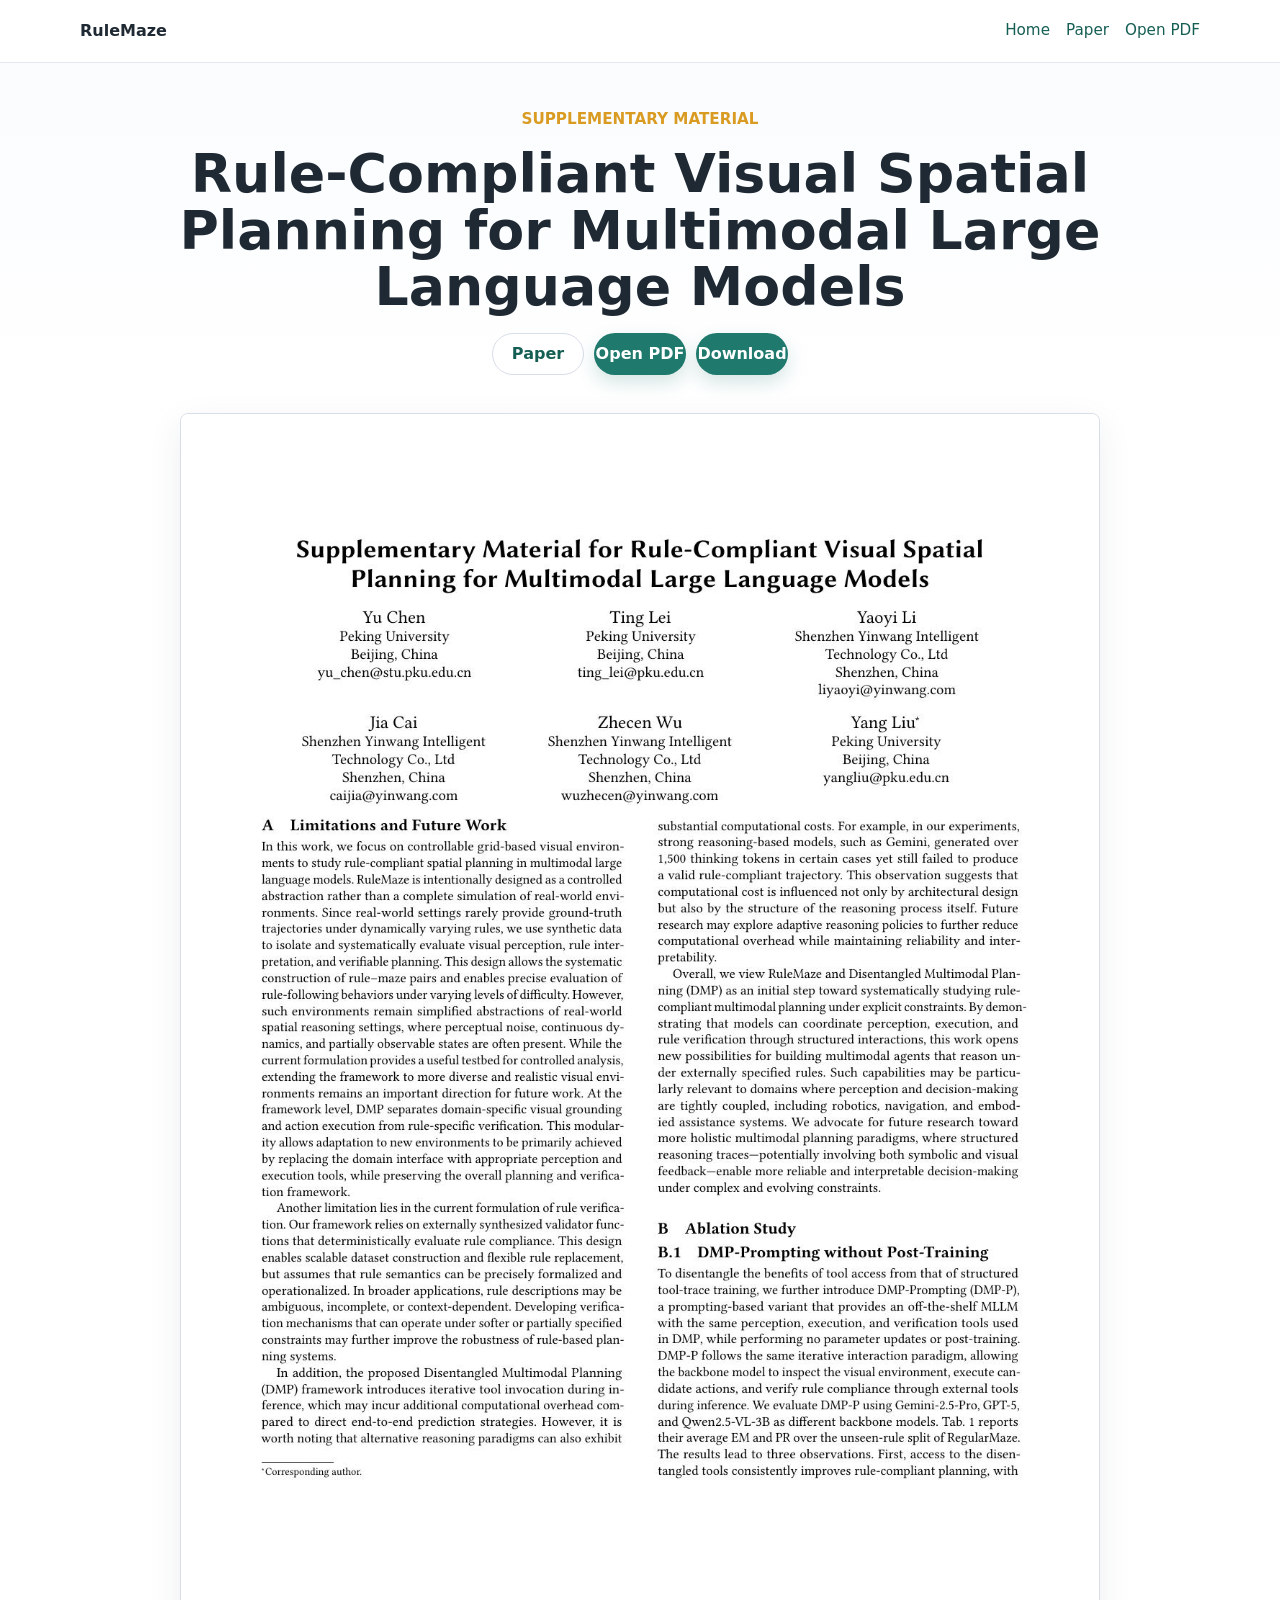
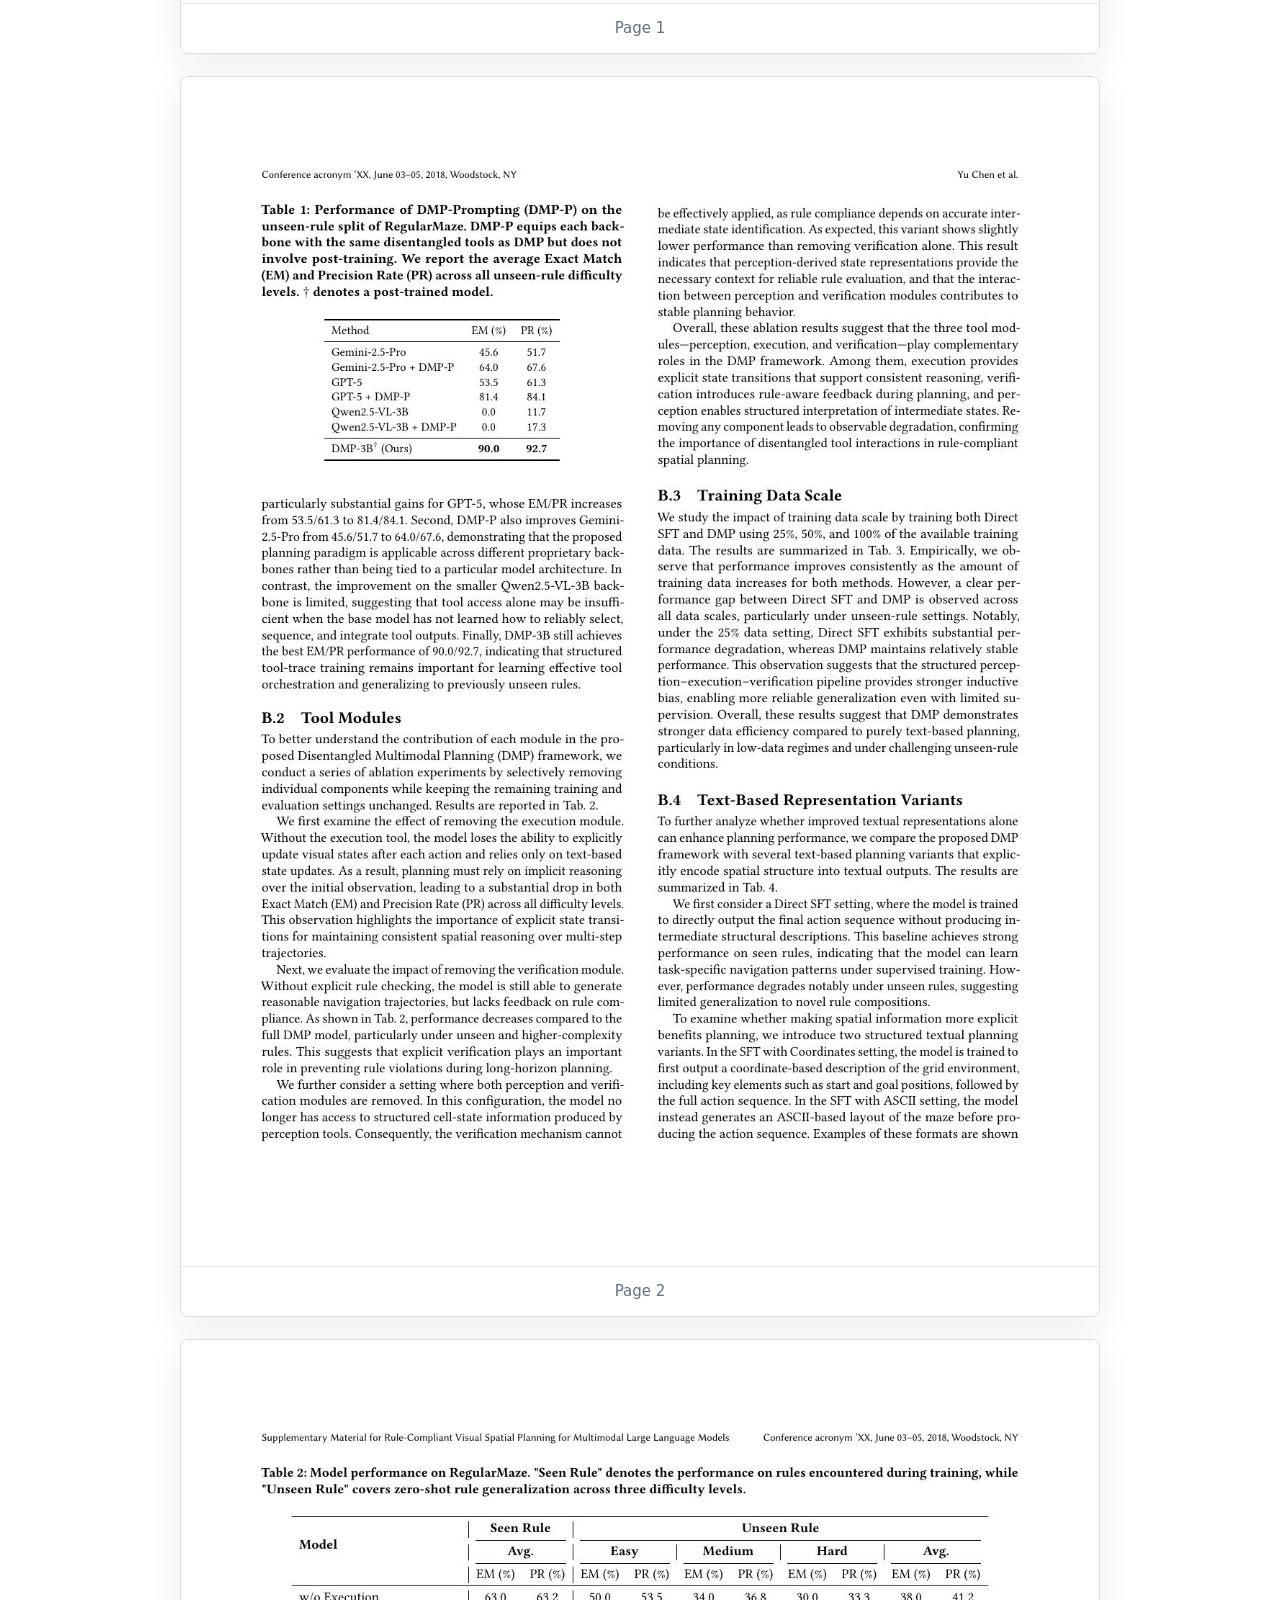
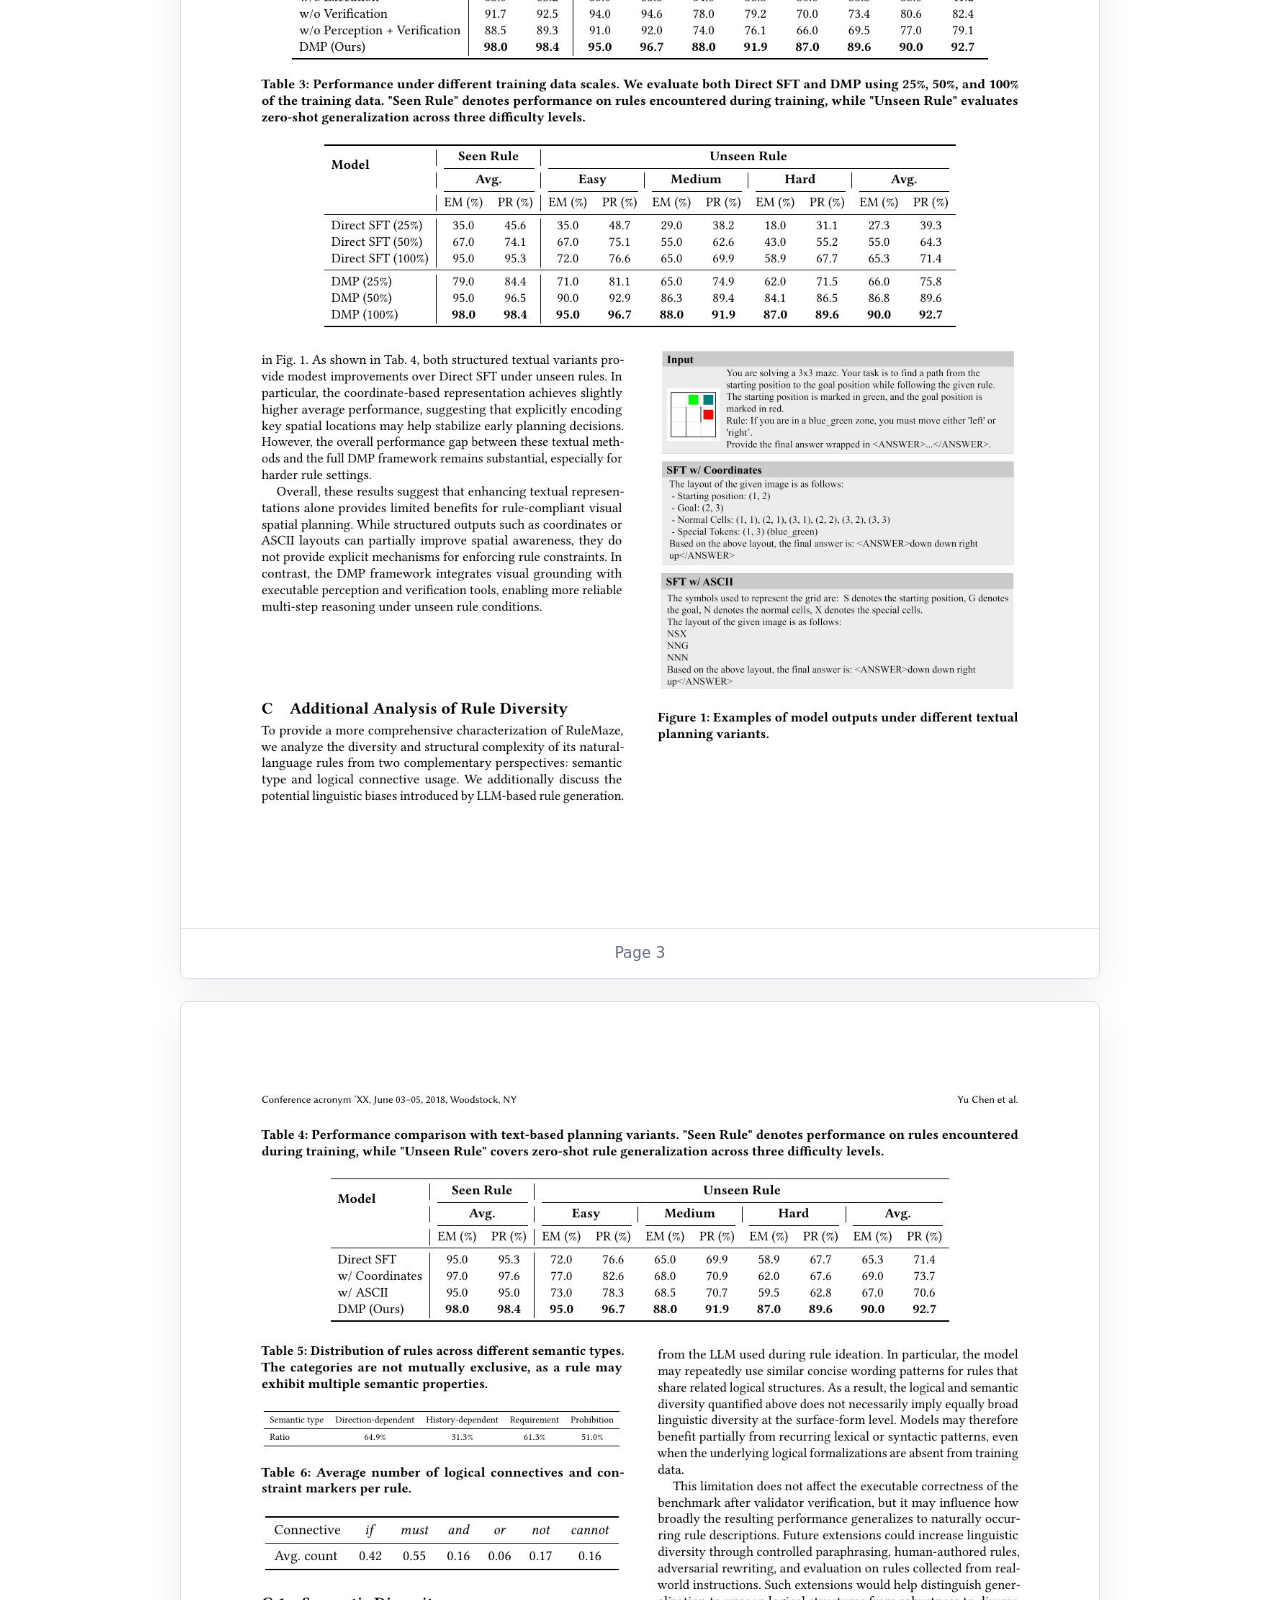
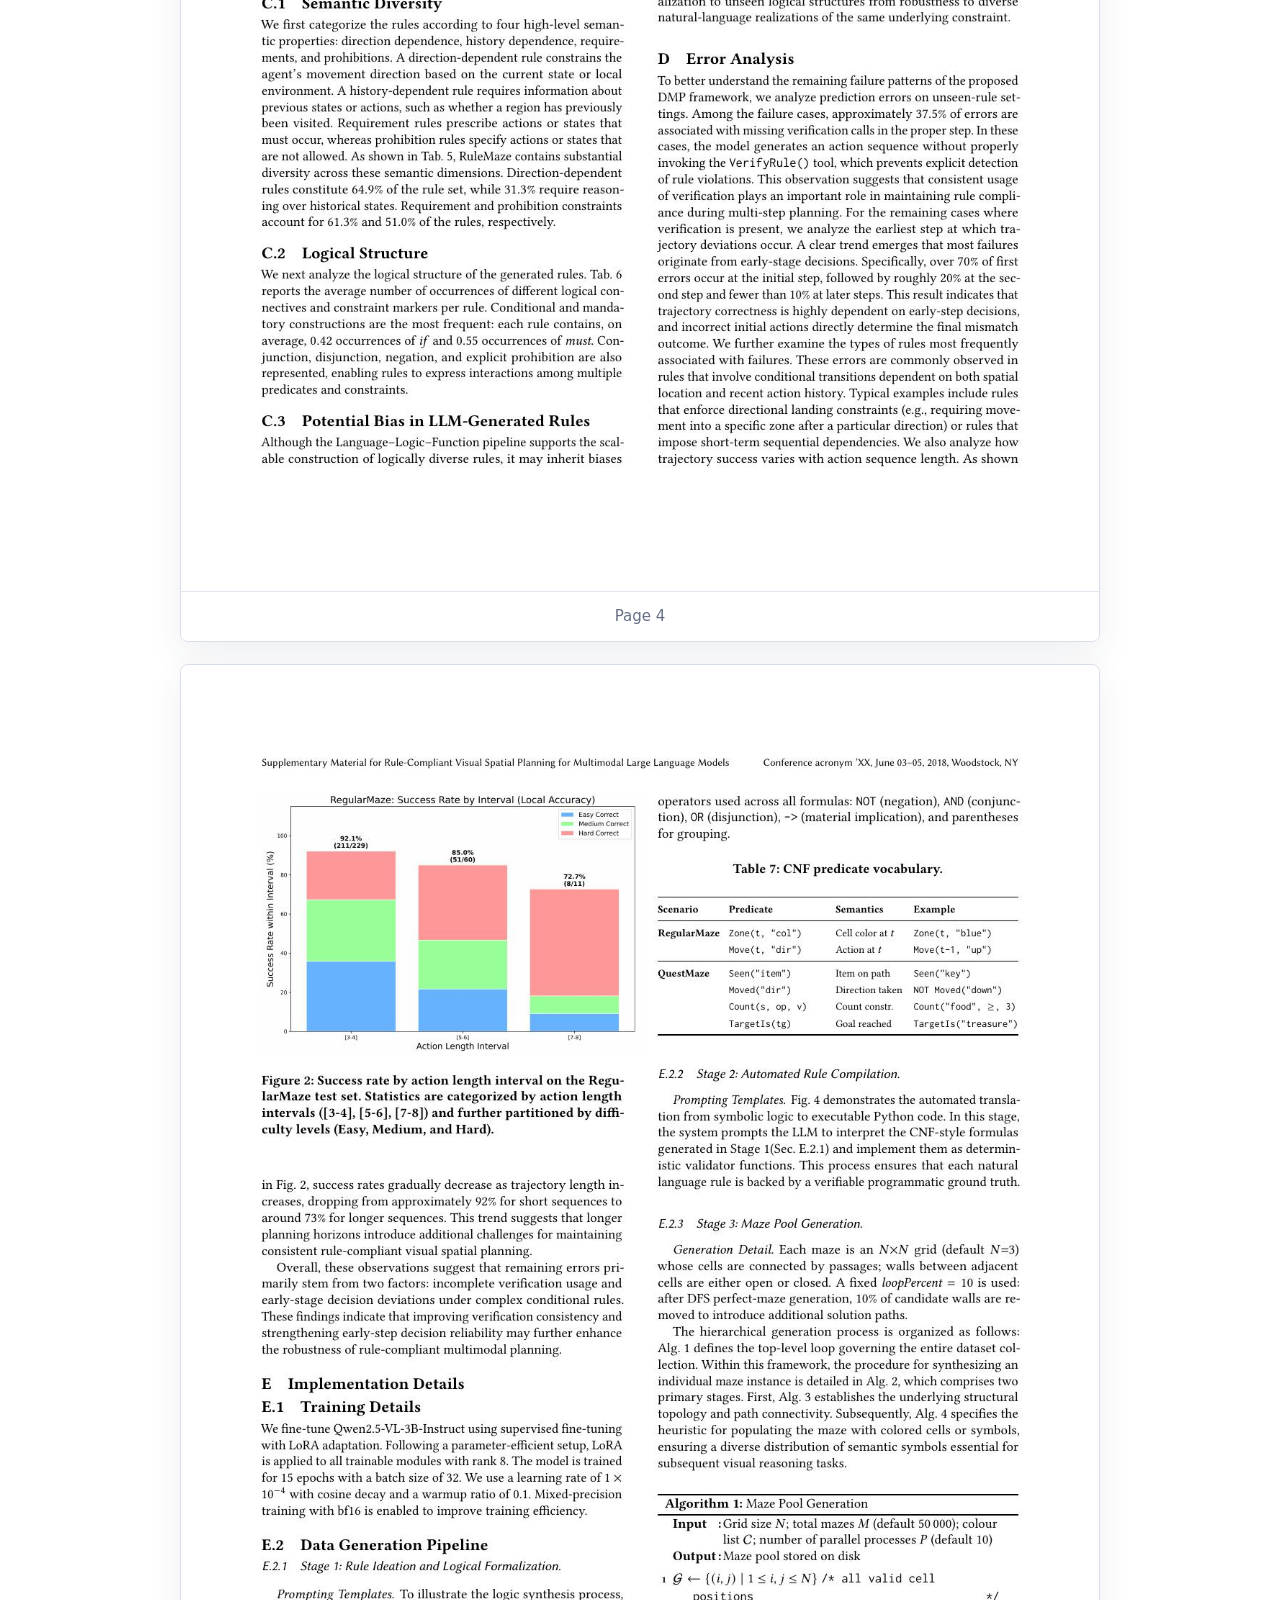
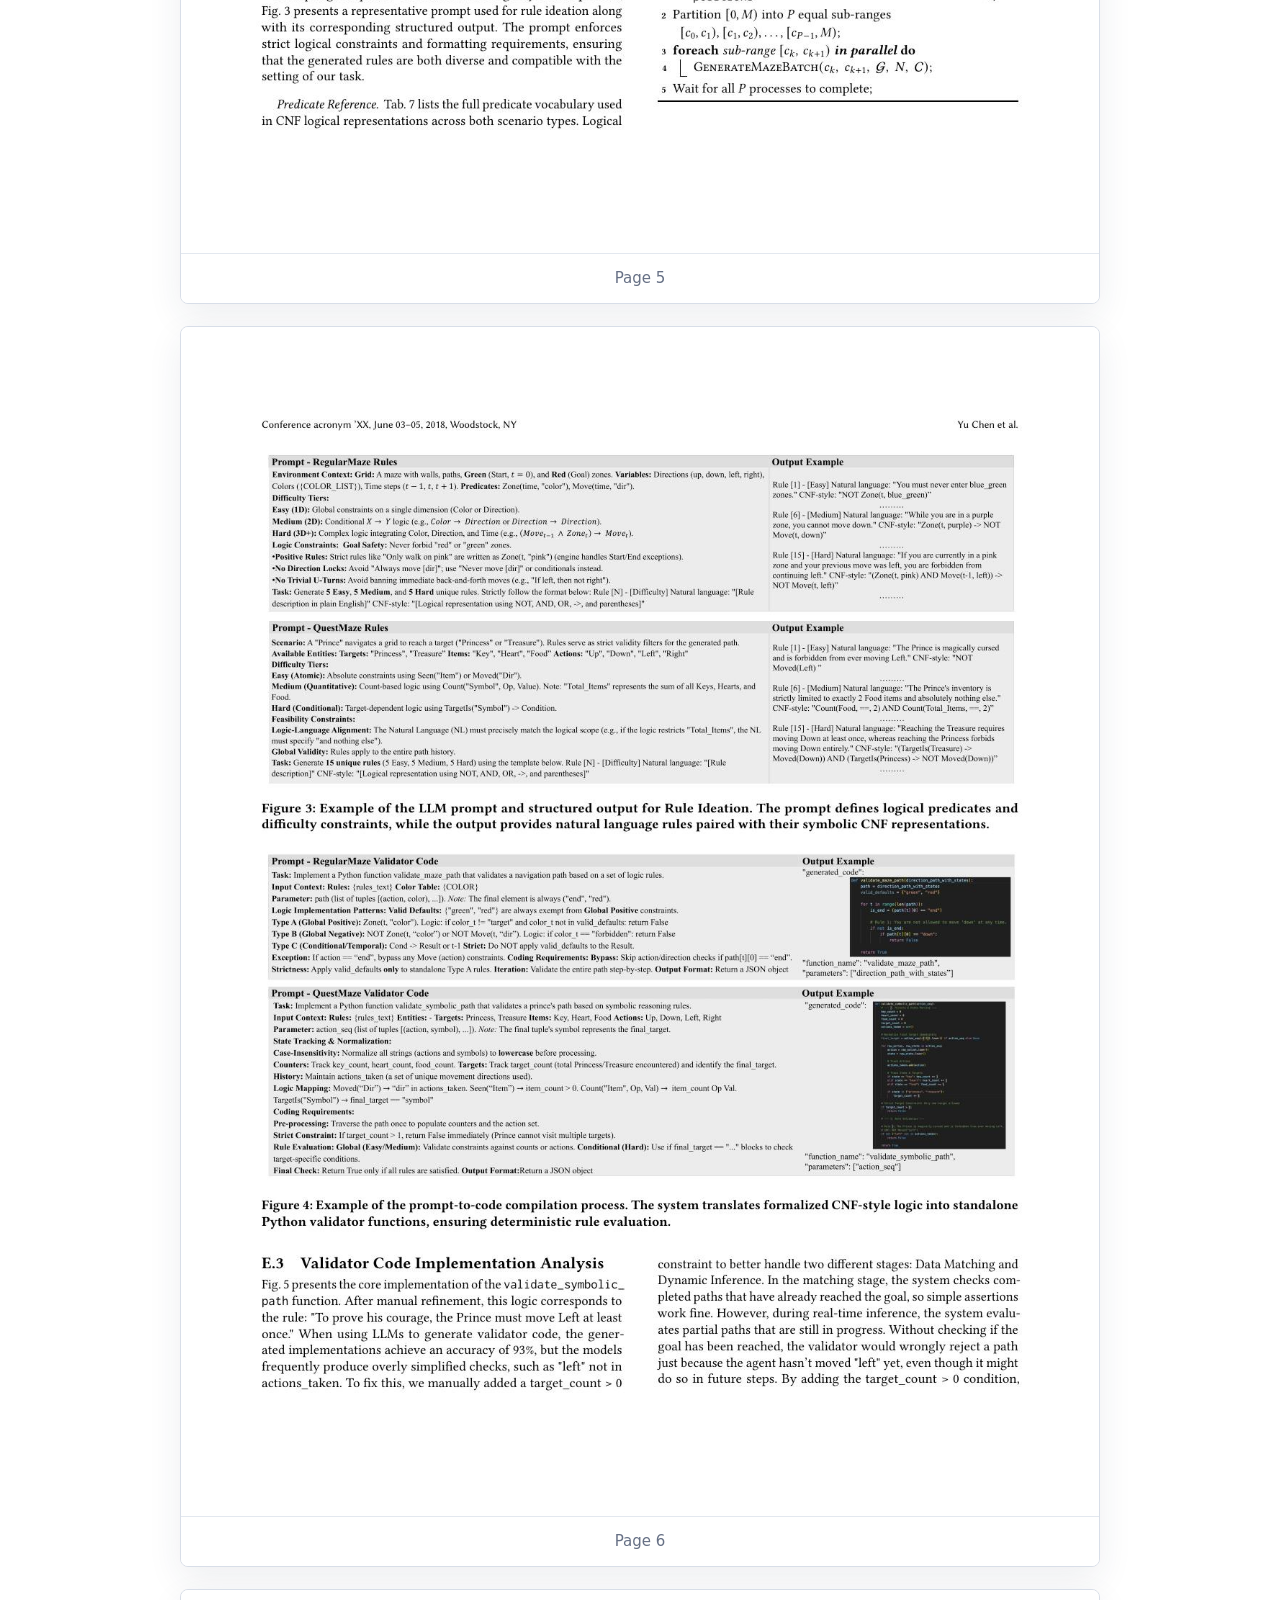
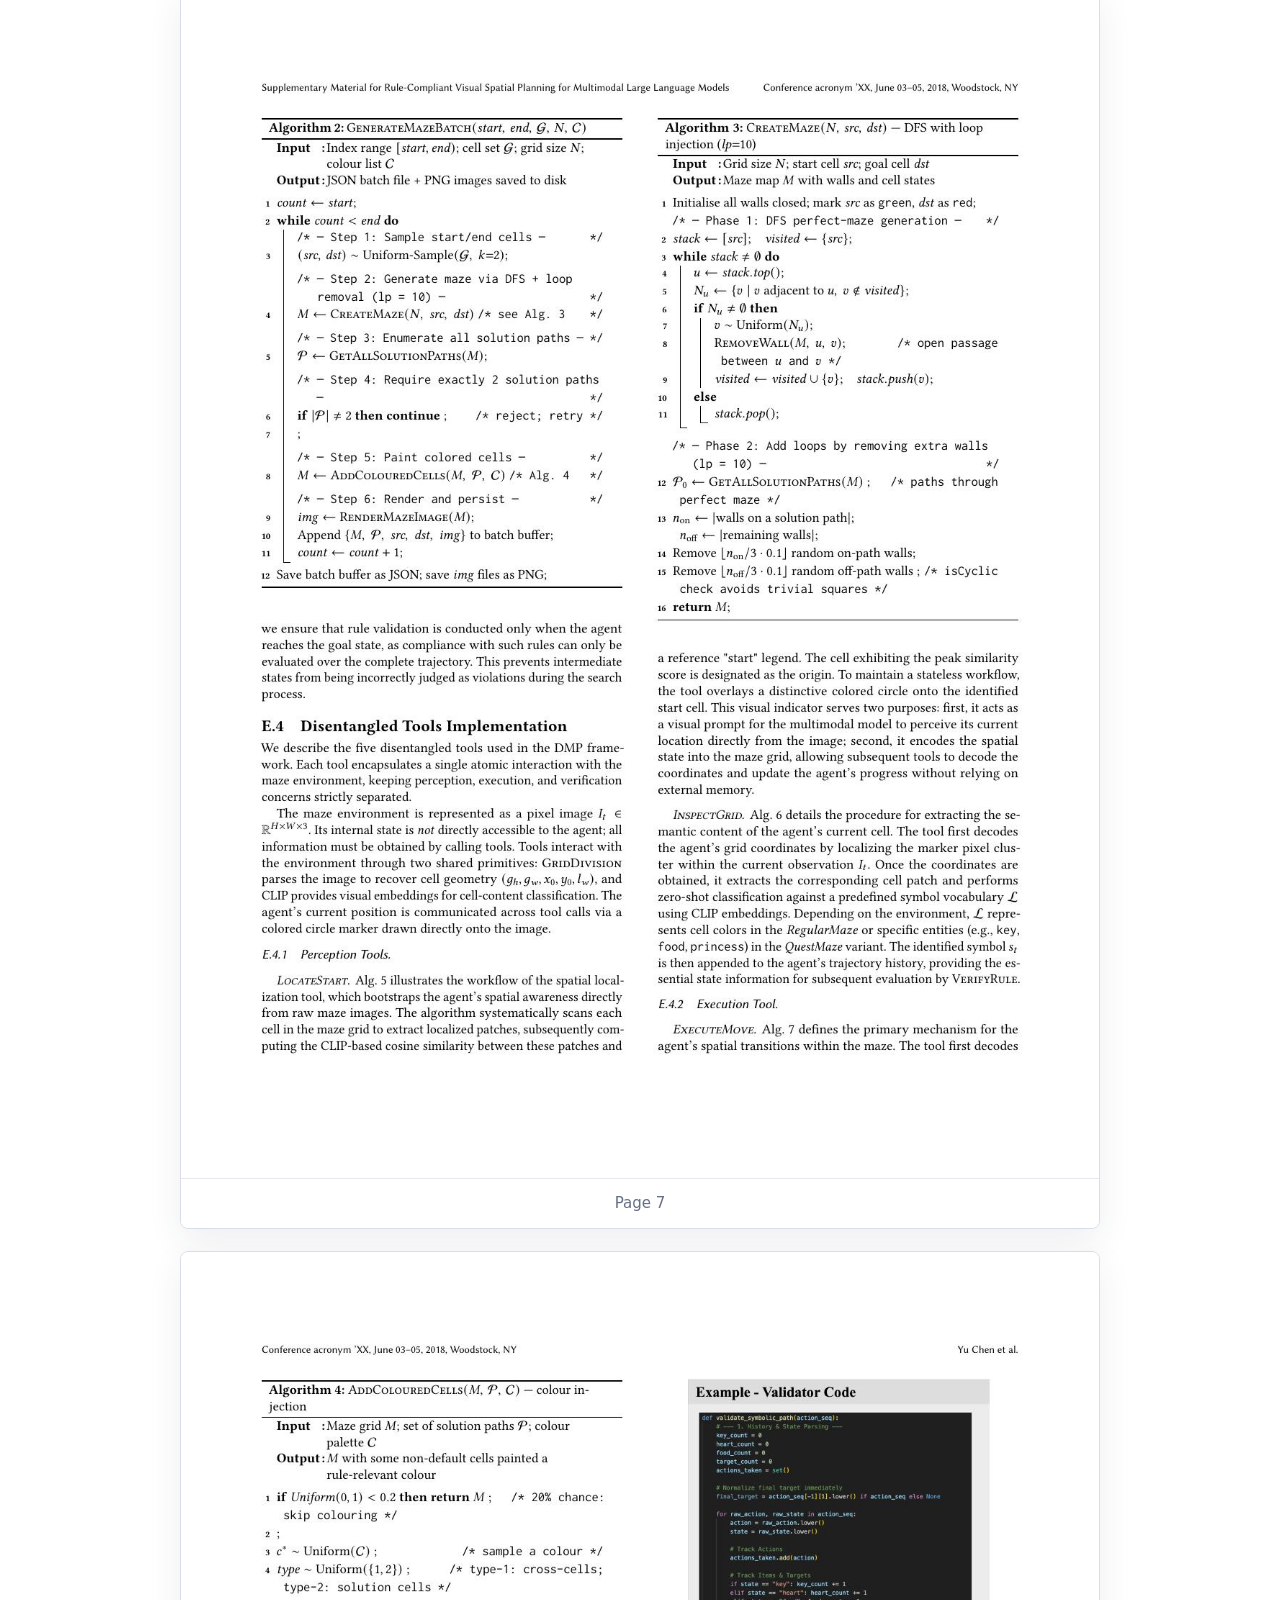
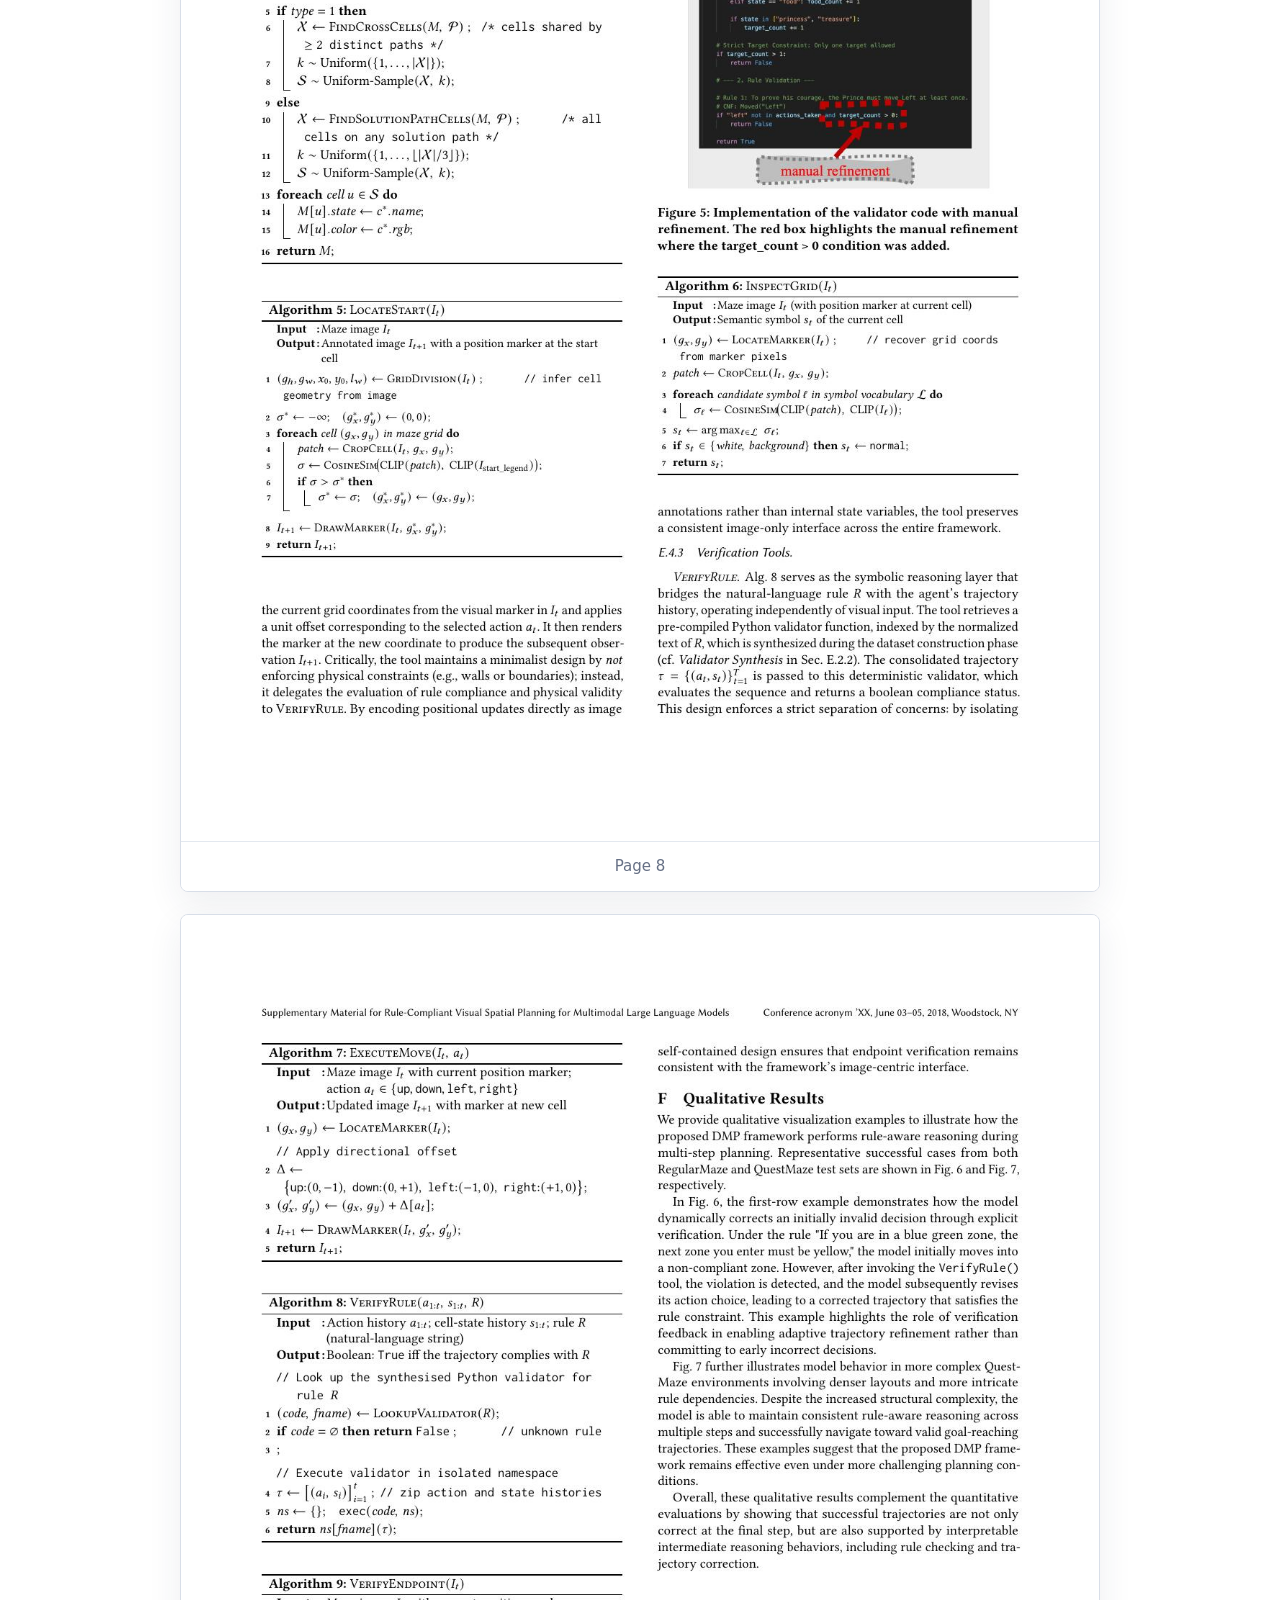
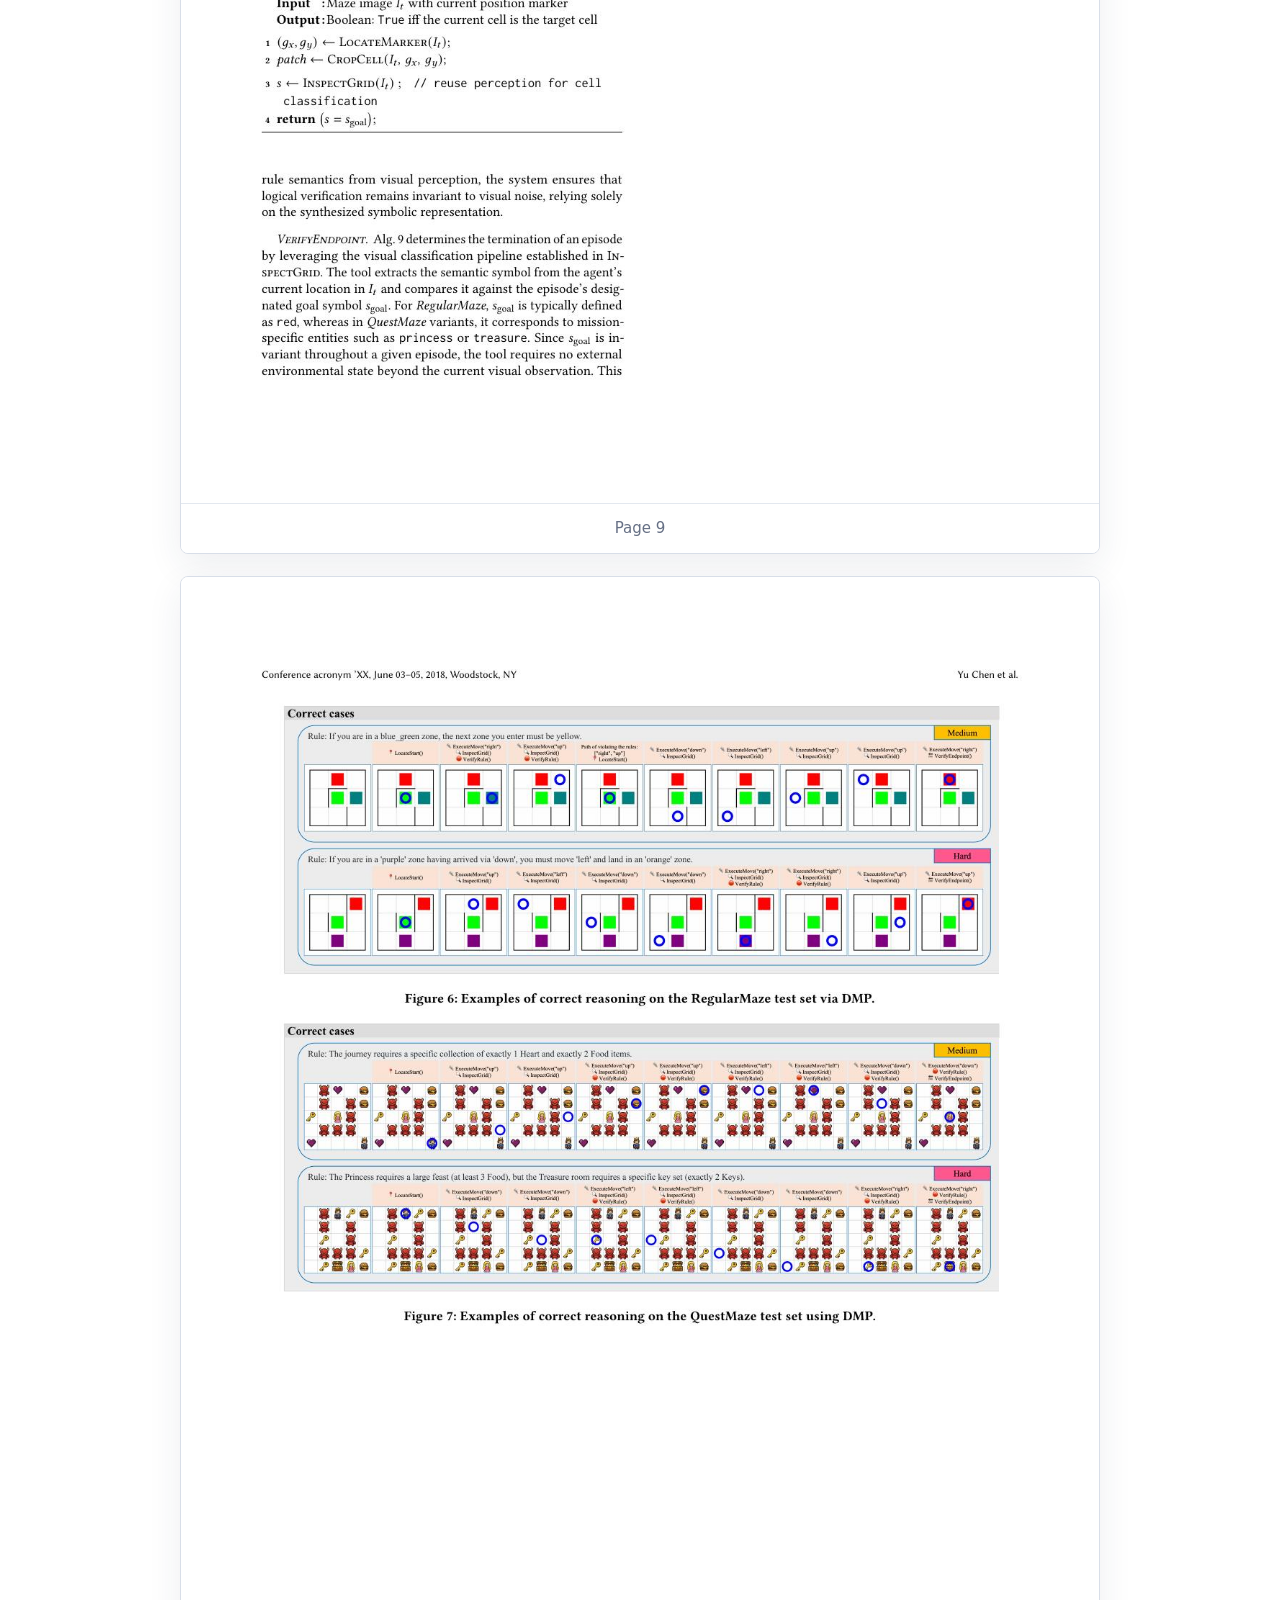
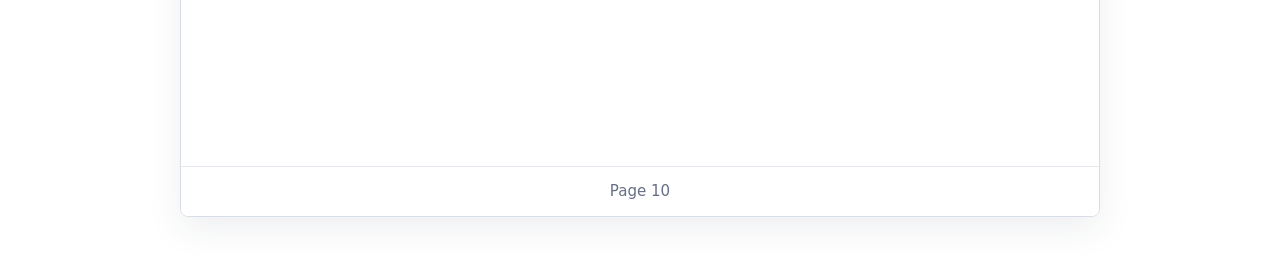
<file: supplementary.html>
<!doctype html>
<html lang="en">
  <head>
    <meta charset="utf-8" />
    <meta name="viewport" content="width=device-width, initial-scale=1" />
    <title>RuleMaze Supplementary Material</title>
    <meta
      name="description"
      content="RuleMaze supplementary material."
    />
    <link rel="stylesheet" href="styles.css" />
  </head>
  <body class="paper-page">
    <header class="site-header">
      <nav class="nav">
        <a class="brand" href="index.html">RuleMaze</a>
        <div class="nav-links" aria-label="Supplementary navigation">
          <a href="index.html">Home</a>
          <a href="paper.html">Paper</a>
          <a href="paper/MM_2026_RuleMaze_supp.pdf" target="_blank" rel="noopener noreferrer">Open PDF</a>
        </div>
      </nav>
    </header>

    <main class="paper-viewer">
      <section class="paper-viewer-head">
        <p class="venue">Supplementary Material</p>
        <h1>Rule-Compliant Visual Spatial Planning for Multimodal Large Language Models</h1>
        <div class="link-row" aria-label="Supplementary links">
          <a class="pill secondary" href="paper.html" aria-label="Paper">Paper</a>
          <a
            class="pill"
            href="paper/MM_2026_RuleMaze_supp.pdf"
            target="_blank"
            rel="noopener noreferrer"
            aria-label="Open supplementary PDF"
          >Open PDF</a>
          <a
            class="pill"
            href="paper/MM_2026_RuleMaze_supp.pdf"
            download
            aria-label="Download supplementary PDF"
          >Download</a>
        </div>
      </section>

      <section class="paper-pages" aria-label="Supplementary pages">
        <figure class="paper-page-image">
          <img src="paper/pages/rulemaze-supp-01.jpg" alt="RuleMaze supplementary page 1" width="1275" height="1651" />
          <figcaption>Page 1</figcaption>
        </figure>
        <figure class="paper-page-image">
          <img src="paper/pages/rulemaze-supp-02.jpg" alt="RuleMaze supplementary page 2" width="1275" height="1651" loading="lazy" />
          <figcaption>Page 2</figcaption>
        </figure>
        <figure class="paper-page-image">
          <img src="paper/pages/rulemaze-supp-03.jpg" alt="RuleMaze supplementary page 3" width="1275" height="1651" loading="lazy" />
          <figcaption>Page 3</figcaption>
        </figure>
        <figure class="paper-page-image">
          <img src="paper/pages/rulemaze-supp-04.jpg" alt="RuleMaze supplementary page 4" width="1275" height="1651" loading="lazy" />
          <figcaption>Page 4</figcaption>
        </figure>
        <figure class="paper-page-image">
          <img src="paper/pages/rulemaze-supp-05.jpg" alt="RuleMaze supplementary page 5" width="1275" height="1651" loading="lazy" />
          <figcaption>Page 5</figcaption>
        </figure>
        <figure class="paper-page-image">
          <img src="paper/pages/rulemaze-supp-06.jpg" alt="RuleMaze supplementary page 6" width="1275" height="1651" loading="lazy" />
          <figcaption>Page 6</figcaption>
        </figure>
        <figure class="paper-page-image">
          <img src="paper/pages/rulemaze-supp-07.jpg" alt="RuleMaze supplementary page 7" width="1275" height="1651" loading="lazy" />
          <figcaption>Page 7</figcaption>
        </figure>
        <figure class="paper-page-image">
          <img src="paper/pages/rulemaze-supp-08.jpg" alt="RuleMaze supplementary page 8" width="1275" height="1651" loading="lazy" />
          <figcaption>Page 8</figcaption>
        </figure>
        <figure class="paper-page-image">
          <img src="paper/pages/rulemaze-supp-09.jpg" alt="RuleMaze supplementary page 9" width="1275" height="1651" loading="lazy" />
          <figcaption>Page 9</figcaption>
        </figure>
        <figure class="paper-page-image">
          <img src="paper/pages/rulemaze-supp-10.jpg" alt="RuleMaze supplementary page 10" width="1275" height="1651" loading="lazy" />
          <figcaption>Page 10</figcaption>
        </figure>
      </section>
    </main>
  </body>
</html>
</file>
<file: Demo_page/styles.css>
:root {
  color-scheme: light;
  --ink: #1f2933;
  --muted: #667085;
  --line: #d8dee8;
  --paper: #ffffff;
  --soft: #f4f7fb;
  --accent: #1f7a6d;
  --accent-strong: #155e54;
  --gold: #d99b21;
  --shadow: 0 18px 55px rgba(32, 48, 71, 0.13);
}

* {
  box-sizing: border-box;
}

html {
  scroll-behavior: smooth;
}

body {
  margin: 0;
  color: var(--ink);
  background:
    linear-gradient(180deg, #f9fbfd 0%, #ffffff 420px),
    var(--paper);
  font-family:
    Inter, ui-sans-serif, system-ui, -apple-system, BlinkMacSystemFont, "Segoe UI",
    sans-serif;
  line-height: 1.65;
}

a {
  color: var(--accent-strong);
  text-decoration: none;
}

a:hover {
  text-decoration: underline;
}

.site-header {
  position: sticky;
  top: 0;
  z-index: 10;
  border-bottom: 1px solid rgba(216, 222, 232, 0.75);
  background: rgba(255, 255, 255, 0.88);
  backdrop-filter: blur(14px);
}

.nav {
  display: flex;
  align-items: center;
  justify-content: space-between;
  width: min(1120px, calc(100% - 32px));
  min-height: 62px;
  margin: 0 auto;
  gap: 24px;
}

.brand {
  color: var(--ink);
  font-weight: 800;
  letter-spacing: 0;
}

.nav-links {
  display: flex;
  flex-wrap: wrap;
  justify-content: flex-end;
  gap: 16px;
  font-size: 0.95rem;
}

main {
  width: min(1040px, calc(100% - 32px));
  margin: 0 auto;
}

.hero {
  padding: 76px 0 42px;
  text-align: center;
}

.venue {
  margin: 0 0 14px;
  color: var(--gold);
  font-size: 0.95rem;
  font-weight: 750;
  text-transform: uppercase;
}

h1,
h2,
h3,
h4,
p {
  margin-top: 0;
}

h1 {
  max-width: 920px;
  margin: 0 auto 18px;
  font-size: clamp(2.15rem, 6vw, 4.5rem);
  line-height: 1.05;
  letter-spacing: 0;
}

.subtitle {
  max-width: 780px;
  margin: 0 auto 22px;
  color: var(--muted);
  font-size: clamp(1.05rem, 2vw, 1.25rem);
}

.authors {
  display: flex;
  flex-wrap: wrap;
  justify-content: center;
  gap: 8px 18px;
  margin-bottom: 10px;
  color: var(--muted);
}

sup {
  font-size: 0.68em;
  line-height: 0;
}

.affiliations {
  margin: 0 auto 26px;
  color: var(--muted);
  font-size: 0.98rem;
}

.link-row {
  display: flex;
  flex-wrap: wrap;
  justify-content: center;
  gap: 10px;
  margin-bottom: 38px;
}

.pill {
  display: inline-flex;
  align-items: center;
  justify-content: center;
  min-width: 92px;
  min-height: 42px;
  border: 1px solid rgba(31, 122, 109, 0.2);
  border-radius: 999px;
  color: #ffffff;
  background: var(--accent);
  font-weight: 750;
  box-shadow: 0 8px 18px rgba(31, 122, 109, 0.18);
}

.pill:hover {
  background: var(--accent-strong);
  text-decoration: none;
}

.hero-figure,
.wide-figure {
  margin: 0;
  border: 0;
  border-radius: 6px;
  overflow: hidden;
  background: #ffffff;
  box-shadow: 0 8px 24px rgba(32, 48, 71, 0.06);
}

.figure-grid {
  display: grid;
  gap: 10px;
  padding: 0;
  background: #ffffff;
}

.figure-grid.two-up {
  grid-template-columns: repeat(2, minmax(0, 1fr));
}

.figure-grid img,
.paper-image {
  display: block;
  width: 100%;
  object-fit: contain;
  background: #ffffff;
}

.figure-grid img {
  height: clamp(260px, 28vw, 430px);
  align-self: center;
  border-radius: 4px;
}

.paper-image {
  height: clamp(300px, 48vw, 600px);
  background: #ffffff;
}

.hero-figure .figure-grid {
  border-bottom: 1px solid rgba(216, 222, 232, 0.7);
}

.wide-figure .paper-image {
  border-bottom: 1px solid rgba(216, 222, 232, 0.7);
}

.overview-stage {
  position: relative;
  display: grid;
  align-items: center;
  background: #ffffff;
  border-bottom: 1px solid rgba(216, 222, 232, 0.7);
}

.overview-slides {
  min-height: clamp(280px, 42vw, 540px);
}

.overview-slide {
  display: none;
  width: 100%;
  height: clamp(280px, 42vw, 540px);
  object-fit: contain;
  background: #ffffff;
}

.overview-slide.is-active {
  display: block;
}

.overview-button {
  position: absolute;
  top: 50%;
  z-index: 2;
  transform: translateY(-50%);
  border-color: rgba(216, 222, 232, 0.88);
  background: rgba(255, 255, 255, 0.9);
  box-shadow: 0 8px 22px rgba(32, 48, 71, 0.12);
}

.overview-button.previous {
  left: 14px;
}

.overview-button.next {
  right: 14px;
}

.overview-caption {
  display: flex;
  align-items: center;
  justify-content: space-between;
  gap: 16px;
}

.overview-caption [data-counter] {
  flex: 0 0 auto;
  color: var(--accent-strong);
  font-weight: 750;
}

.wide-figure.compact {
  margin-top: 22px;
  box-shadow: 0 10px 28px rgba(32, 48, 71, 0.065);
}

.wide-figure.compact .paper-image {
  height: clamp(260px, 38vw, 460px);
}

figcaption {
  padding: 12px 18px;
  color: var(--muted);
  font-size: 0.94rem;
  text-align: left;
  background: #ffffff;
}

.content-section {
  padding: 46px 0;
  border-top: 1px solid var(--line);
}

h2 {
  margin-bottom: 18px;
  font-size: clamp(1.7rem, 3vw, 2.35rem);
  line-height: 1.15;
}

h3 {
  margin-bottom: 10px;
  font-size: 1.22rem;
  line-height: 1.3;
}

h4 {
  margin-bottom: 8px;
  font-size: 1.02rem;
}

.content-section > p {
  max-width: 880px;
  color: #384454;
  font-size: 1.06rem;
}

.video-placeholder {
  display: grid;
  min-height: 380px;
  place-items: center;
  border: 1px dashed #a9b5c6;
  border-radius: 8px;
  background:
    linear-gradient(135deg, rgba(31, 122, 109, 0.08), rgba(217, 155, 33, 0.1)),
    var(--soft);
  color: var(--muted);
  text-align: center;
}

.video-placeholder strong,
.video-placeholder span {
  display: block;
}

.video-placeholder strong {
  color: var(--ink);
  font-size: 1.3rem;
}

.contribution-grid,
.comparison-grid,
.split-section,
.tool-table,
.metrics-grid {
  display: grid;
  grid-template-columns: repeat(3, minmax(0, 1fr));
  gap: 16px;
  margin-top: 20px;
}

.contribution-grid article,
.comparison-grid article,
.split-section article,
.tool-table article,
.metrics-grid article {
  min-height: 160px;
  padding: 20px;
  border: 1px solid var(--line);
  border-radius: 8px;
  background: var(--paper);
}

.contribution-grid p,
.comparison-grid p,
.split-section p,
.tool-table p,
.slide p {
  margin-bottom: 0;
  color: var(--muted);
}

.split-section {
  grid-template-columns: repeat(2, minmax(0, 1fr));
}

.tool-table {
  grid-template-columns: repeat(3, minmax(0, 1fr));
}

.tool-table code {
  color: var(--accent-strong);
  font-weight: 750;
}

.metrics-grid {
  grid-template-columns: repeat(4, minmax(0, 1fr));
  margin-bottom: 22px;
}

.metrics-grid article {
  min-height: 128px;
  background: linear-gradient(180deg, #ffffff 0%, #f7fafc 100%);
}

.metric {
  display: block;
  color: var(--accent-strong);
  font-size: clamp(1.8rem, 4vw, 2.7rem);
  font-weight: 850;
  line-height: 1;
}

.metric-label {
  display: block;
  margin-top: 10px;
  color: var(--muted);
  font-size: 0.96rem;
  line-height: 1.35;
}

.carousel,
.comparison {
  margin-top: 18px;
  border: 1px solid var(--line);
  border-radius: 8px;
  background: var(--paper);
  box-shadow: 0 12px 35px rgba(32, 48, 71, 0.08);
}

.carousel-head {
  display: flex;
  align-items: center;
  justify-content: space-between;
  gap: 16px;
  padding: 18px 20px;
  border-bottom: 1px solid var(--line);
}

.carousel-head h3,
.comparison h3 {
  margin: 0;
}

.carousel-controls {
  display: flex;
  align-items: center;
  gap: 10px;
  color: var(--muted);
  font-weight: 700;
}

button {
  width: 38px;
  height: 38px;
  border: 1px solid var(--line);
  border-radius: 50%;
  color: var(--ink);
  background: #ffffff;
  cursor: pointer;
  font-size: 1.1rem;
}

button:hover,
button:focus-visible {
  border-color: var(--accent);
  outline: none;
}

.slides {
  position: relative;
}

.slide {
  display: none;
  grid-template-columns: minmax(220px, 0.9fr) minmax(260px, 1.1fr);
  gap: 24px;
  align-items: center;
  padding: 22px;
}

.slide.is-active {
  display: grid;
}

.slide img {
  width: 100%;
  aspect-ratio: 1 / 1;
  object-fit: contain;
  border: 1px solid var(--line);
  border-radius: 8px;
  background: var(--soft);
}

.comparison {
  padding: 20px;
}

.table-wrap {
  overflow-x: auto;
  border: 1px solid var(--line);
  border-radius: 8px;
}

table {
  width: 100%;
  min-width: 640px;
  border-collapse: collapse;
  background: var(--paper);
}

th,
td {
  padding: 14px 16px;
  border-bottom: 1px solid var(--line);
  text-align: left;
}

th {
  background: var(--soft);
  font-weight: 800;
}

tr:last-child td {
  border-bottom: 0;
}

pre {
  overflow-x: auto;
  margin: 0;
  padding: 20px;
  border: 1px solid var(--line);
  border-radius: 8px;
  background: #17212b;
  color: #e9eef6;
  font-size: 0.94rem;
  line-height: 1.55;
}

.footer {
  display: flex;
  flex-wrap: wrap;
  justify-content: center;
  gap: 12px 24px;
  width: min(1040px, calc(100% - 32px));
  margin: 0 auto;
  padding: 34px 0 48px;
  border-top: 1px solid var(--line);
  color: var(--muted);
  font-size: 0.94rem;
}

@media (max-width: 760px) {
  .nav {
    align-items: flex-start;
    flex-direction: column;
    padding: 14px 0;
    gap: 8px;
  }

  .nav-links {
    justify-content: flex-start;
    gap: 10px 14px;
    font-size: 0.88rem;
  }

  .hero {
    padding-top: 44px;
  }

  .contribution-grid,
  .comparison-grid,
  .split-section,
  .tool-table,
  .metrics-grid,
  .slide {
    grid-template-columns: 1fr;
  }

  .carousel-head {
    align-items: flex-start;
    flex-direction: column;
  }

  .video-placeholder {
    min-height: 230px;
  }

  .figure-grid.two-up {
    grid-template-columns: 1fr;
  }

  .figure-grid img,
  .paper-image,
  .wide-figure.compact .paper-image {
    height: clamp(220px, 70vw, 360px);
  }
}
</file>
<file: styles.css>
:root {
  color-scheme: light;
  --ink: #1f2933;
  --muted: #667085;
  --line: #d8dee8;
  --paper: #ffffff;
  --soft: #f4f7fb;
  --page-start: #f9fbfd;
  --page-end: #ffffff;
  --header-bg: rgba(255, 255, 255, 0.88);
  --figure-bg: #ffffff;
  --figure-line: rgba(216, 222, 232, 0.7);
  --content-copy: #384454;
  --button-bg: #ffffff;
  --unavailable-bg: #eef2f6;
  --unavailable-text: #667085;
  --video-line: #a9b5c6;
  --metrics-end: #f7fafc;
  --pre-bg: #17212b;
  --pre-text: #e9eef6;
  --accent: #1f7a6d;
  --accent-strong: #155e54;
  --gold: #d99b21;
  --shadow: 0 18px 55px rgba(32, 48, 71, 0.13);
}

@media (prefers-color-scheme: dark) {
  :root {
    color-scheme: dark;
    --ink: #edf2f7;
    --muted: #a9b4c3;
    --line: #2f3a4a;
    --paper: #121923;
    --soft: #172331;
    --page-start: #101820;
    --page-end: #0b1118;
    --header-bg: rgba(12, 18, 26, 0.88);
    --figure-bg: #ffffff;
    --figure-line: rgba(47, 58, 74, 0.9);
    --content-copy: #c7d0dc;
    --button-bg: #172331;
    --unavailable-bg: #202a36;
    --unavailable-text: #95a1af;
    --video-line: #526174;
    --metrics-end: #172331;
    --pre-bg: #090d12;
    --pre-text: #edf2f7;
    --accent: #35a895;
    --accent-strong: #70d6c6;
    --gold: #f0b64d;
    --shadow: 0 18px 55px rgba(0, 0, 0, 0.32);
  }
}

* {
  box-sizing: border-box;
}

html {
  scroll-behavior: smooth;
}

body {
  margin: 0;
  color: var(--ink);
  background:
    linear-gradient(180deg, var(--page-start) 0%, var(--page-end) 420px),
    var(--paper);
  font-family:
    Inter, ui-sans-serif, system-ui, -apple-system, BlinkMacSystemFont, "Segoe UI",
    sans-serif;
  line-height: 1.65;
}

a {
  color: var(--accent-strong);
  text-decoration: none;
}

a:hover {
  text-decoration: underline;
}

.site-header {
  position: sticky;
  top: 0;
  z-index: 10;
  border-bottom: 1px solid var(--figure-line);
  background: var(--header-bg);
  backdrop-filter: blur(14px);
}

.nav {
  display: flex;
  align-items: center;
  justify-content: space-between;
  width: min(1120px, calc(100% - 32px));
  min-height: 62px;
  margin: 0 auto;
  gap: 24px;
}

.brand {
  color: var(--ink);
  font-weight: 800;
  letter-spacing: 0;
}

.nav-links {
  display: flex;
  flex-wrap: wrap;
  justify-content: flex-end;
  gap: 16px;
  font-size: 0.95rem;
}

main {
  width: min(1040px, calc(100% - 32px));
  margin: 0 auto;
}

.hero {
  padding: 76px 0 42px;
  text-align: center;
}

.venue {
  margin: 0 0 14px;
  color: var(--gold);
  font-size: 0.95rem;
  font-weight: 750;
  text-transform: uppercase;
}

h1,
h2,
h3,
h4,
p {
  margin-top: 0;
}

h1 {
  max-width: 920px;
  margin: 0 auto 18px;
  font-size: clamp(2.15rem, 6vw, 4.5rem);
  line-height: 1.05;
  letter-spacing: 0;
}

.subtitle {
  max-width: 780px;
  margin: 0 auto 22px;
  color: var(--muted);
  font-size: clamp(1.05rem, 2vw, 1.25rem);
}

.authors {
  display: flex;
  flex-wrap: wrap;
  justify-content: center;
  gap: 8px 18px;
  margin-bottom: 10px;
  color: var(--muted);
}

sup {
  font-size: 0.68em;
  line-height: 0;
}

.affiliations {
  margin: 0 auto 26px;
  color: var(--muted);
  font-size: 0.98rem;
}

.link-row {
  display: flex;
  flex-wrap: wrap;
  justify-content: center;
  gap: 10px;
  margin-bottom: 38px;
}

.pill {
  display: inline-flex;
  align-items: center;
  justify-content: center;
  min-width: 92px;
  min-height: 42px;
  border: 1px solid rgba(31, 122, 109, 0.2);
  border-radius: 999px;
  color: #ffffff;
  background: var(--accent);
  font-weight: 750;
  box-shadow: 0 8px 18px rgba(31, 122, 109, 0.18);
}

.pill:hover {
  background: var(--accent-strong);
  text-decoration: none;
}

.pill.secondary {
  border-color: var(--line);
  color: var(--accent-strong);
  background: var(--paper);
  box-shadow: none;
}

.pill.secondary:hover {
  background: var(--soft);
}

.pill.unavailable {
  border-color: rgba(102, 112, 133, 0.24);
  color: var(--unavailable-text);
  background: var(--unavailable-bg);
  box-shadow: none;
  cursor: not-allowed;
}

.pill.unavailable:hover {
  background: var(--unavailable-bg);
}

.hero-figure,
.wide-figure {
  margin: 0;
  border: 0;
  border-radius: 6px;
  overflow: hidden;
  background: var(--paper);
  box-shadow: 0 8px 24px rgba(32, 48, 71, 0.06);
}

.figure-grid {
  display: grid;
  gap: 10px;
  padding: 0;
  background: var(--figure-bg);
}

.figure-grid.two-up {
  grid-template-columns: repeat(2, minmax(0, 1fr));
}

.figure-grid img,
.paper-image {
  display: block;
  width: 100%;
  object-fit: contain;
  background: var(--figure-bg);
}

.figure-grid img {
  height: clamp(260px, 28vw, 430px);
  align-self: center;
  border-radius: 4px;
}

.paper-image {
  height: clamp(300px, 48vw, 600px);
  background: var(--figure-bg);
}

.hero-figure .figure-grid {
  border-bottom: 1px solid var(--figure-line);
}

.wide-figure .paper-image {
  border-bottom: 1px solid var(--figure-line);
}

.overview-stage {
  position: relative;
  display: grid;
  align-items: center;
  background: var(--figure-bg);
  border-bottom: 1px solid var(--figure-line);
}

.overview-slides {
  min-height: clamp(280px, 42vw, 540px);
}

.overview-slide {
  display: none;
  width: 100%;
  height: clamp(280px, 42vw, 540px);
  object-fit: contain;
  background: var(--figure-bg);
}

.overview-slide.is-active {
  display: block;
}

.overview-button {
  position: absolute;
  top: 50%;
  z-index: 2;
  transform: translateY(-50%);
  border-color: var(--figure-line);
  background: var(--button-bg);
  box-shadow: 0 8px 22px rgba(32, 48, 71, 0.12);
}

.overview-button.previous {
  left: 14px;
}

.overview-button.next {
  right: 14px;
}

.overview-caption {
  display: flex;
  align-items: center;
  justify-content: space-between;
  gap: 16px;
}

.overview-caption [data-counter] {
  flex: 0 0 auto;
  color: var(--accent-strong);
  font-weight: 750;
}

.wide-figure.compact {
  margin-top: 22px;
  box-shadow: 0 10px 28px rgba(32, 48, 71, 0.065);
}

.wide-figure.compact .paper-image {
  height: clamp(260px, 38vw, 460px);
}

figcaption {
  padding: 12px 18px;
  color: var(--muted);
  font-size: 0.94rem;
  text-align: left;
  background: var(--paper);
}

.content-section {
  padding: 46px 0;
  border-top: 1px solid var(--line);
}

h2 {
  margin-bottom: 18px;
  font-size: clamp(1.7rem, 3vw, 2.35rem);
  line-height: 1.15;
}

h3 {
  margin-bottom: 10px;
  font-size: 1.22rem;
  line-height: 1.3;
}

h4 {
  margin-bottom: 8px;
  font-size: 1.02rem;
}

.content-section > p {
  max-width: 880px;
  color: var(--content-copy);
  font-size: 1.06rem;
}

.intro-video {
  margin: 0 auto 34px;
}

.intro-video-player {
  display: block;
  width: 100%;
  aspect-ratio: 16 / 9;
  border: 1px solid var(--line);
  border-radius: 8px;
  background: #000000;
  box-shadow: 0 12px 35px rgba(32, 48, 71, 0.08);
}

.video-placeholder {
  display: grid;
  aspect-ratio: 16 / 9;
  min-height: 300px;
  place-items: center;
  border: 1px dashed var(--video-line);
  border-radius: 8px;
  background:
    linear-gradient(135deg, rgba(31, 122, 109, 0.08), rgba(217, 155, 33, 0.1)),
    var(--soft);
  color: var(--muted);
  text-align: center;
}

.video-placeholder strong,
.video-placeholder span {
  display: block;
}

.video-placeholder strong {
  color: var(--ink);
  font-size: 1.3rem;
}

.contribution-grid,
.comparison-grid,
.split-section,
.tool-table,
.metrics-grid {
  display: grid;
  grid-template-columns: repeat(3, minmax(0, 1fr));
  gap: 16px;
  margin-top: 20px;
}

.contribution-grid article,
.comparison-grid article,
.split-section article,
.tool-table article,
.metrics-grid article {
  min-height: 160px;
  padding: 20px;
  border: 1px solid var(--line);
  border-radius: 8px;
  background: var(--paper);
}

.contribution-grid p,
.comparison-grid p,
.split-section p,
.tool-table p,
.slide p {
  margin-bottom: 0;
  color: var(--muted);
}

.split-section {
  grid-template-columns: repeat(2, minmax(0, 1fr));
}

.tool-table {
  grid-template-columns: repeat(3, minmax(0, 1fr));
}

.tool-table code {
  color: var(--accent-strong);
  font-weight: 750;
}

.metrics-grid {
  grid-template-columns: repeat(4, minmax(0, 1fr));
  margin-bottom: 22px;
}

.metrics-grid article {
  min-height: 128px;
  background: linear-gradient(180deg, var(--paper) 0%, var(--metrics-end) 100%);
}

.metric {
  display: block;
  color: var(--accent-strong);
  font-size: clamp(1.8rem, 4vw, 2.7rem);
  font-weight: 850;
  line-height: 1;
}

.metric-label {
  display: block;
  margin-top: 10px;
  color: var(--muted);
  font-size: 0.96rem;
  line-height: 1.35;
}

.carousel,
.comparison {
  margin-top: 18px;
  border: 1px solid var(--line);
  border-radius: 8px;
  background: var(--paper);
  box-shadow: 0 12px 35px rgba(32, 48, 71, 0.08);
}

.carousel-head {
  display: flex;
  align-items: center;
  justify-content: space-between;
  gap: 16px;
  padding: 18px 20px;
  border-bottom: 1px solid var(--line);
}

.carousel-head h3,
.comparison h3 {
  margin: 0;
}

.carousel-controls {
  display: flex;
  align-items: center;
  gap: 10px;
  color: var(--muted);
  font-weight: 700;
}

button {
  width: 38px;
  height: 38px;
  border: 1px solid var(--line);
  border-radius: 50%;
  color: var(--ink);
  background: var(--button-bg);
  cursor: pointer;
  font-size: 1.1rem;
}

button:hover,
button:focus-visible {
  border-color: var(--accent);
  outline: none;
}

.slides {
  position: relative;
}

.slide {
  display: none;
  grid-template-columns: minmax(220px, 0.9fr) minmax(260px, 1.1fr);
  gap: 24px;
  align-items: center;
  padding: 22px;
}

.slide.is-active {
  display: grid;
}

.slide img {
  width: 100%;
  aspect-ratio: 1 / 1;
  object-fit: contain;
  border: 1px solid var(--line);
  border-radius: 8px;
  background: var(--soft);
}

.comparison {
  padding: 20px;
}

.table-wrap {
  overflow-x: auto;
  border: 1px solid var(--line);
  border-radius: 8px;
}

table {
  width: 100%;
  min-width: 640px;
  border-collapse: collapse;
  background: var(--paper);
}

th,
td {
  padding: 14px 16px;
  border-bottom: 1px solid var(--line);
  text-align: left;
}

th {
  background: var(--soft);
  font-weight: 800;
}

tr:last-child td {
  border-bottom: 0;
}

pre {
  overflow-x: auto;
  margin: 0;
  padding: 20px;
  border: 1px solid var(--line);
  border-radius: 8px;
  background: var(--pre-bg);
  color: var(--pre-text);
  font-size: 0.94rem;
  line-height: 1.55;
}

.footer {
  display: flex;
  flex-wrap: wrap;
  justify-content: center;
  gap: 12px 24px;
  width: min(1040px, calc(100% - 32px));
  margin: 0 auto;
  padding: 34px 0 48px;
  border-top: 1px solid var(--line);
  color: var(--muted);
  font-size: 0.94rem;
}

.paper-page main {
  width: min(1180px, calc(100% - 32px));
}

.paper-viewer {
  padding: 44px 0;
}

.paper-viewer-head {
  text-align: center;
}

.paper-viewer-head h1 {
  max-width: 960px;
  font-size: clamp(1.9rem, 4.2vw, 3.4rem);
}

.paper-pages {
  display: grid;
  gap: 22px;
}

.paper-page-image {
  margin: 0 auto;
  width: min(100%, 920px);
  overflow: hidden;
  border: 1px solid var(--line);
  border-radius: 8px;
  background: var(--figure-bg);
  box-shadow: 0 12px 35px rgba(32, 48, 71, 0.08);
}

.paper-page-image img {
  display: block;
  width: 100%;
  height: auto;
  background: var(--figure-bg);
}

.paper-page-image figcaption {
  border-top: 1px solid var(--figure-line);
  text-align: center;
}

@media (max-width: 760px) {
  .nav {
    align-items: flex-start;
    flex-direction: column;
    padding: 14px 0;
    gap: 8px;
  }

  .nav-links {
    justify-content: flex-start;
    gap: 10px 14px;
    font-size: 0.88rem;
  }

  .hero {
    padding-top: 44px;
  }

  .contribution-grid,
  .comparison-grid,
  .split-section,
  .tool-table,
  .metrics-grid,
  .slide {
    grid-template-columns: 1fr;
  }

  .carousel-head {
    align-items: flex-start;
    flex-direction: column;
  }

  .video-placeholder {
    min-height: 230px;
  }

  .paper-viewer {
    padding: 30px 0;
  }

  .paper-pages {
    gap: 16px;
  }

  .figure-grid.two-up {
    grid-template-columns: 1fr;
  }

  .figure-grid img,
  .paper-image,
  .wide-figure.compact .paper-image {
    height: clamp(220px, 70vw, 360px);
  }
}
</file>
